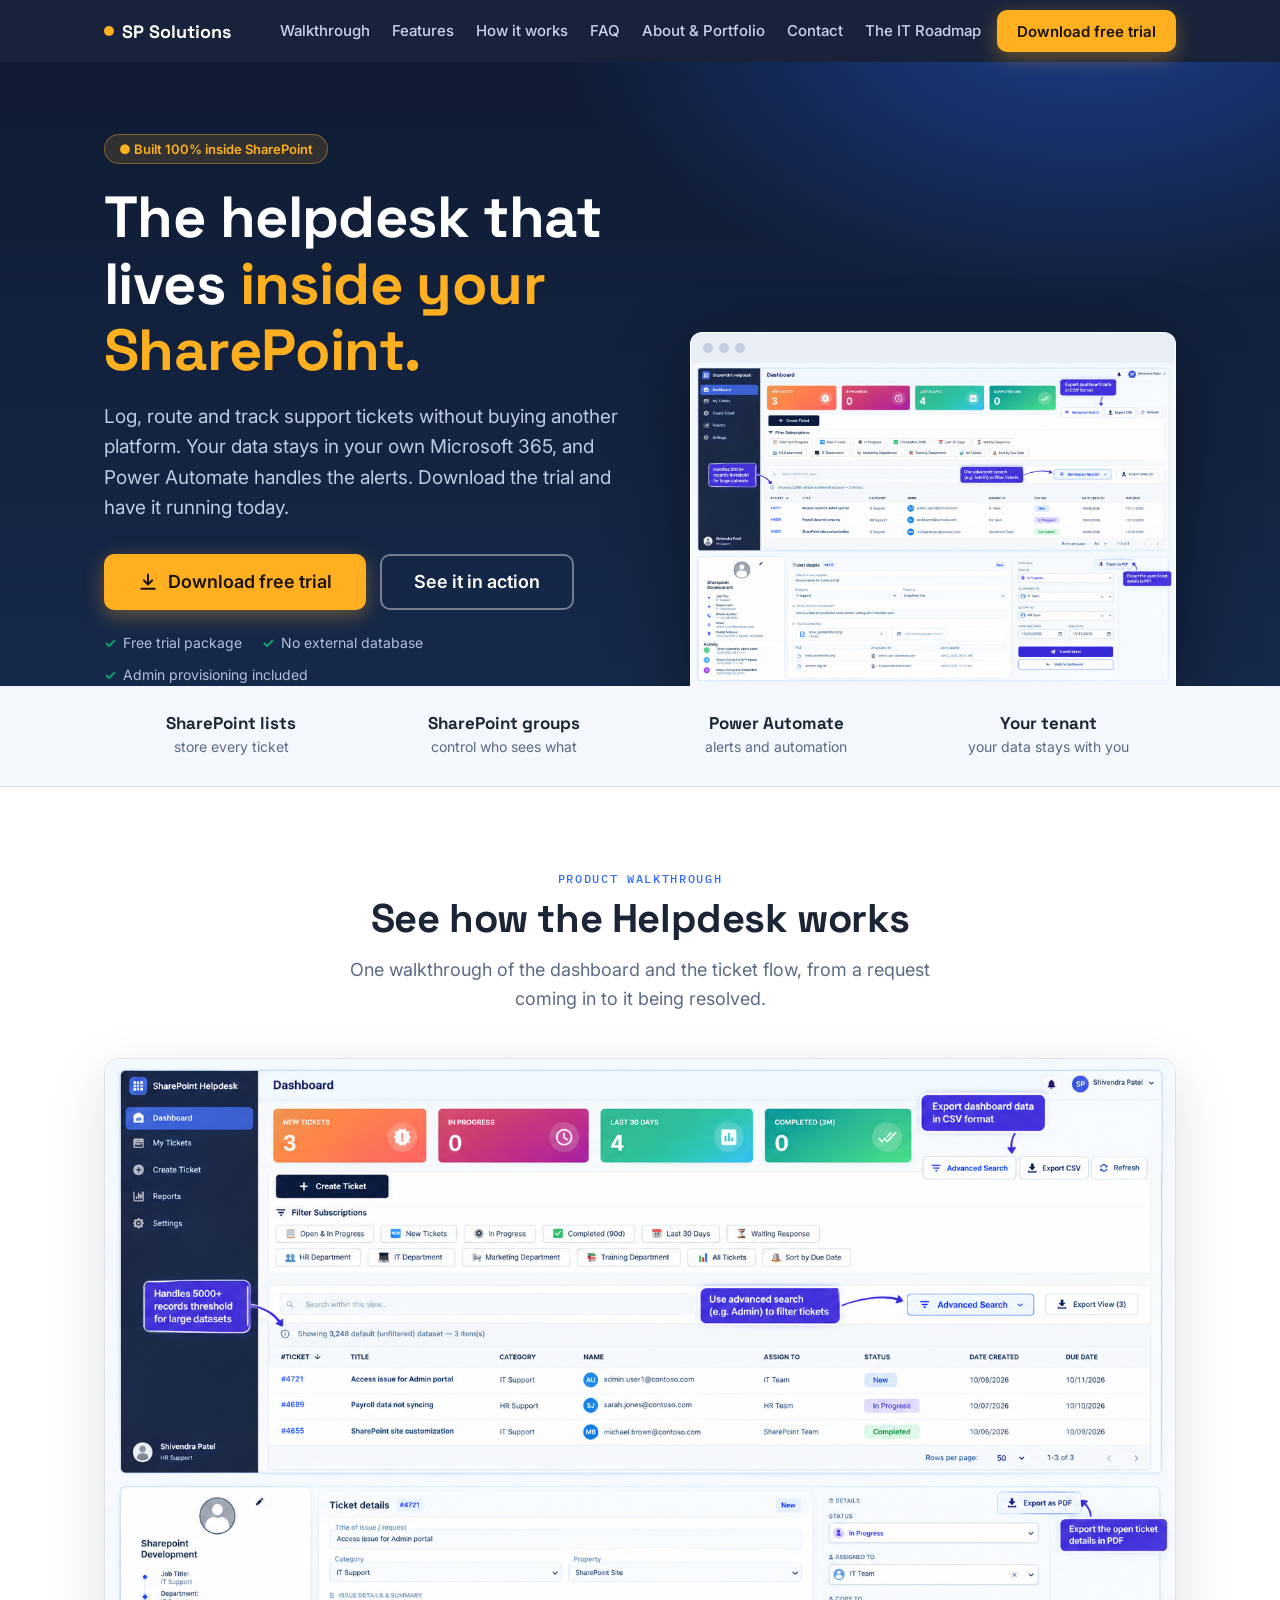
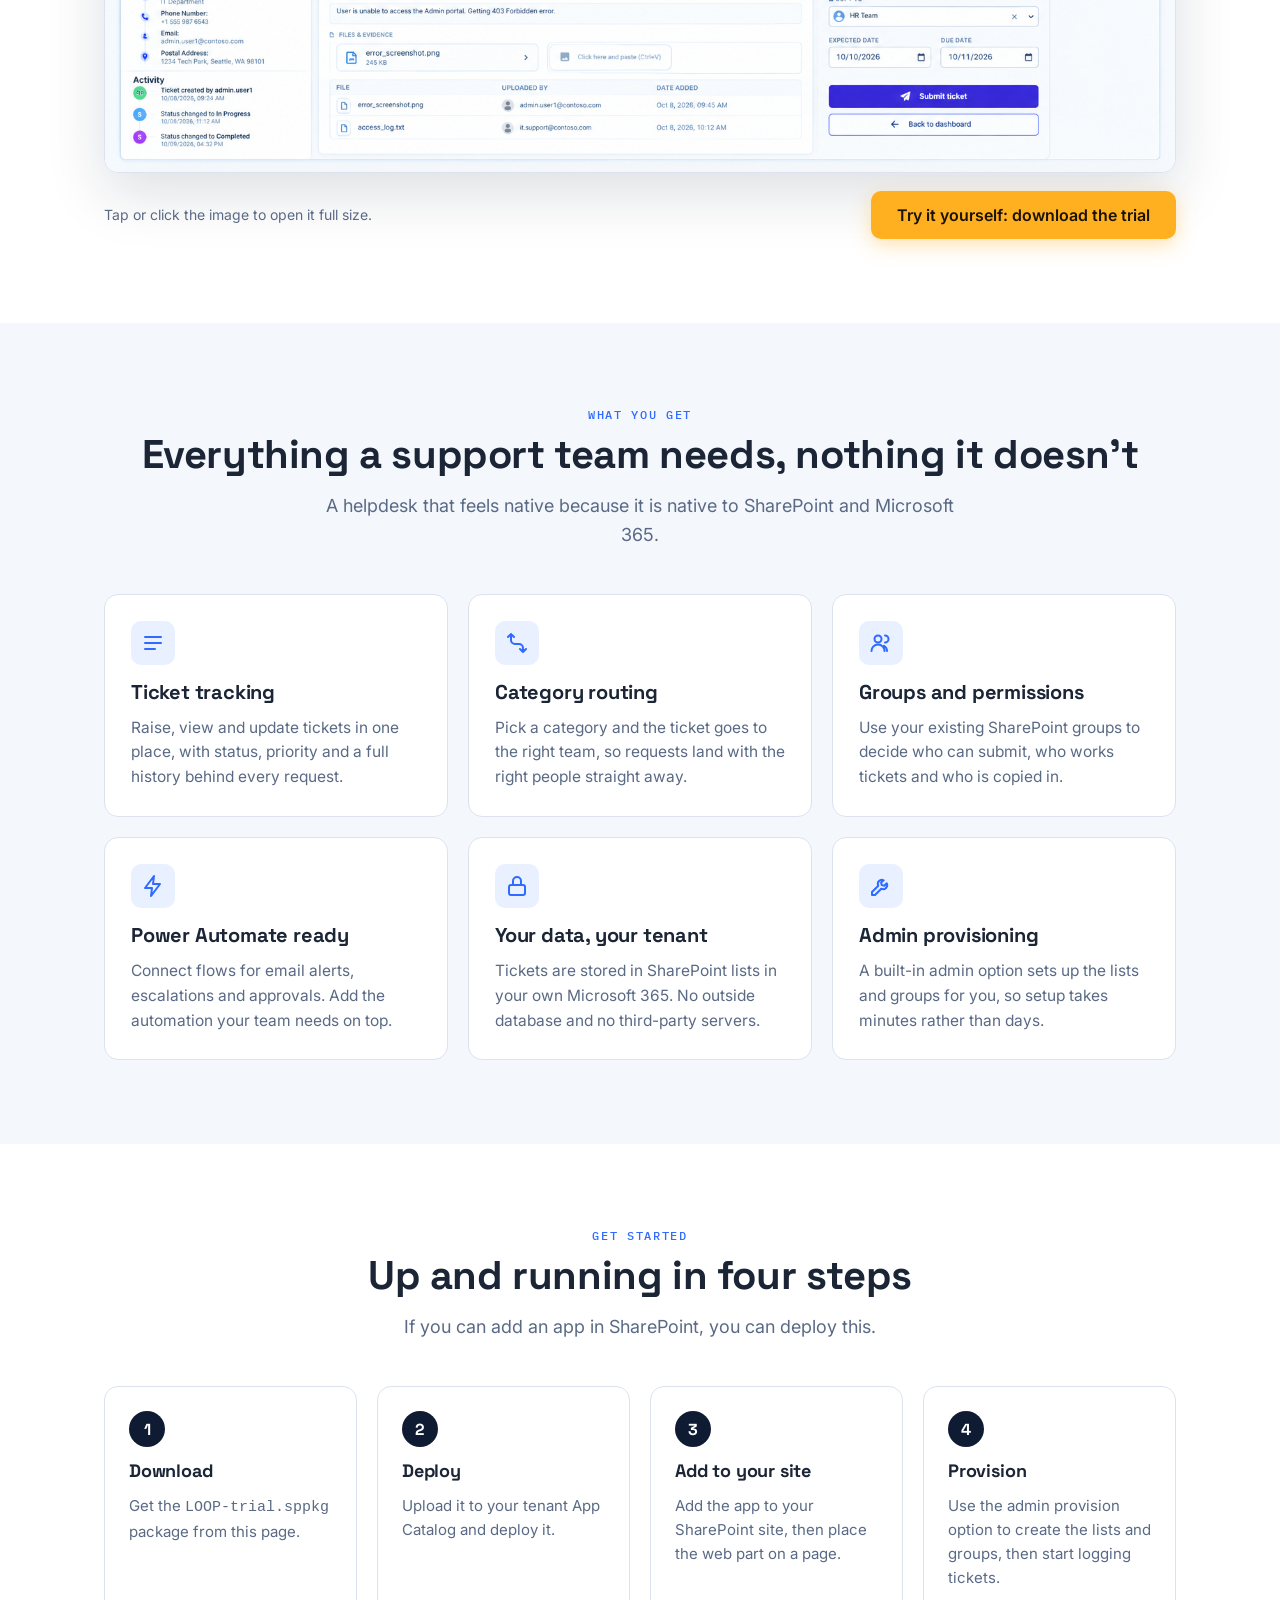
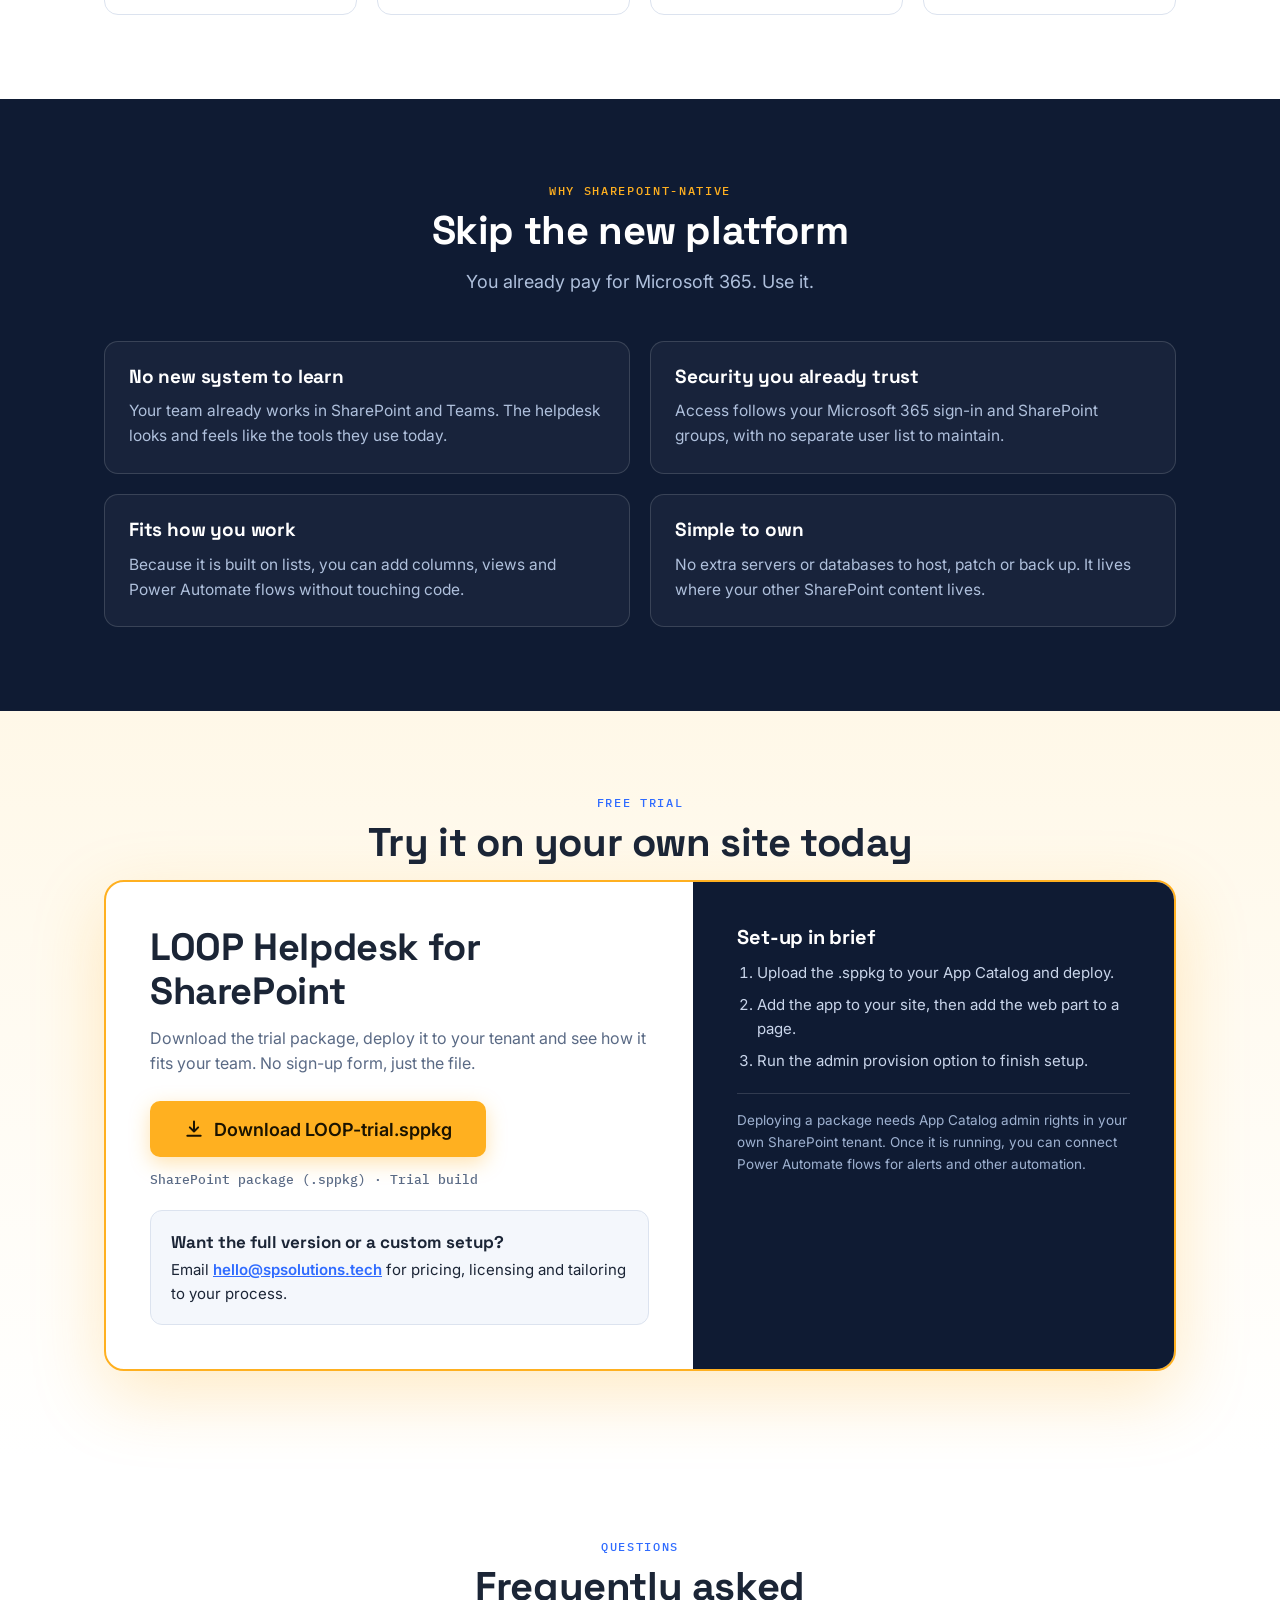
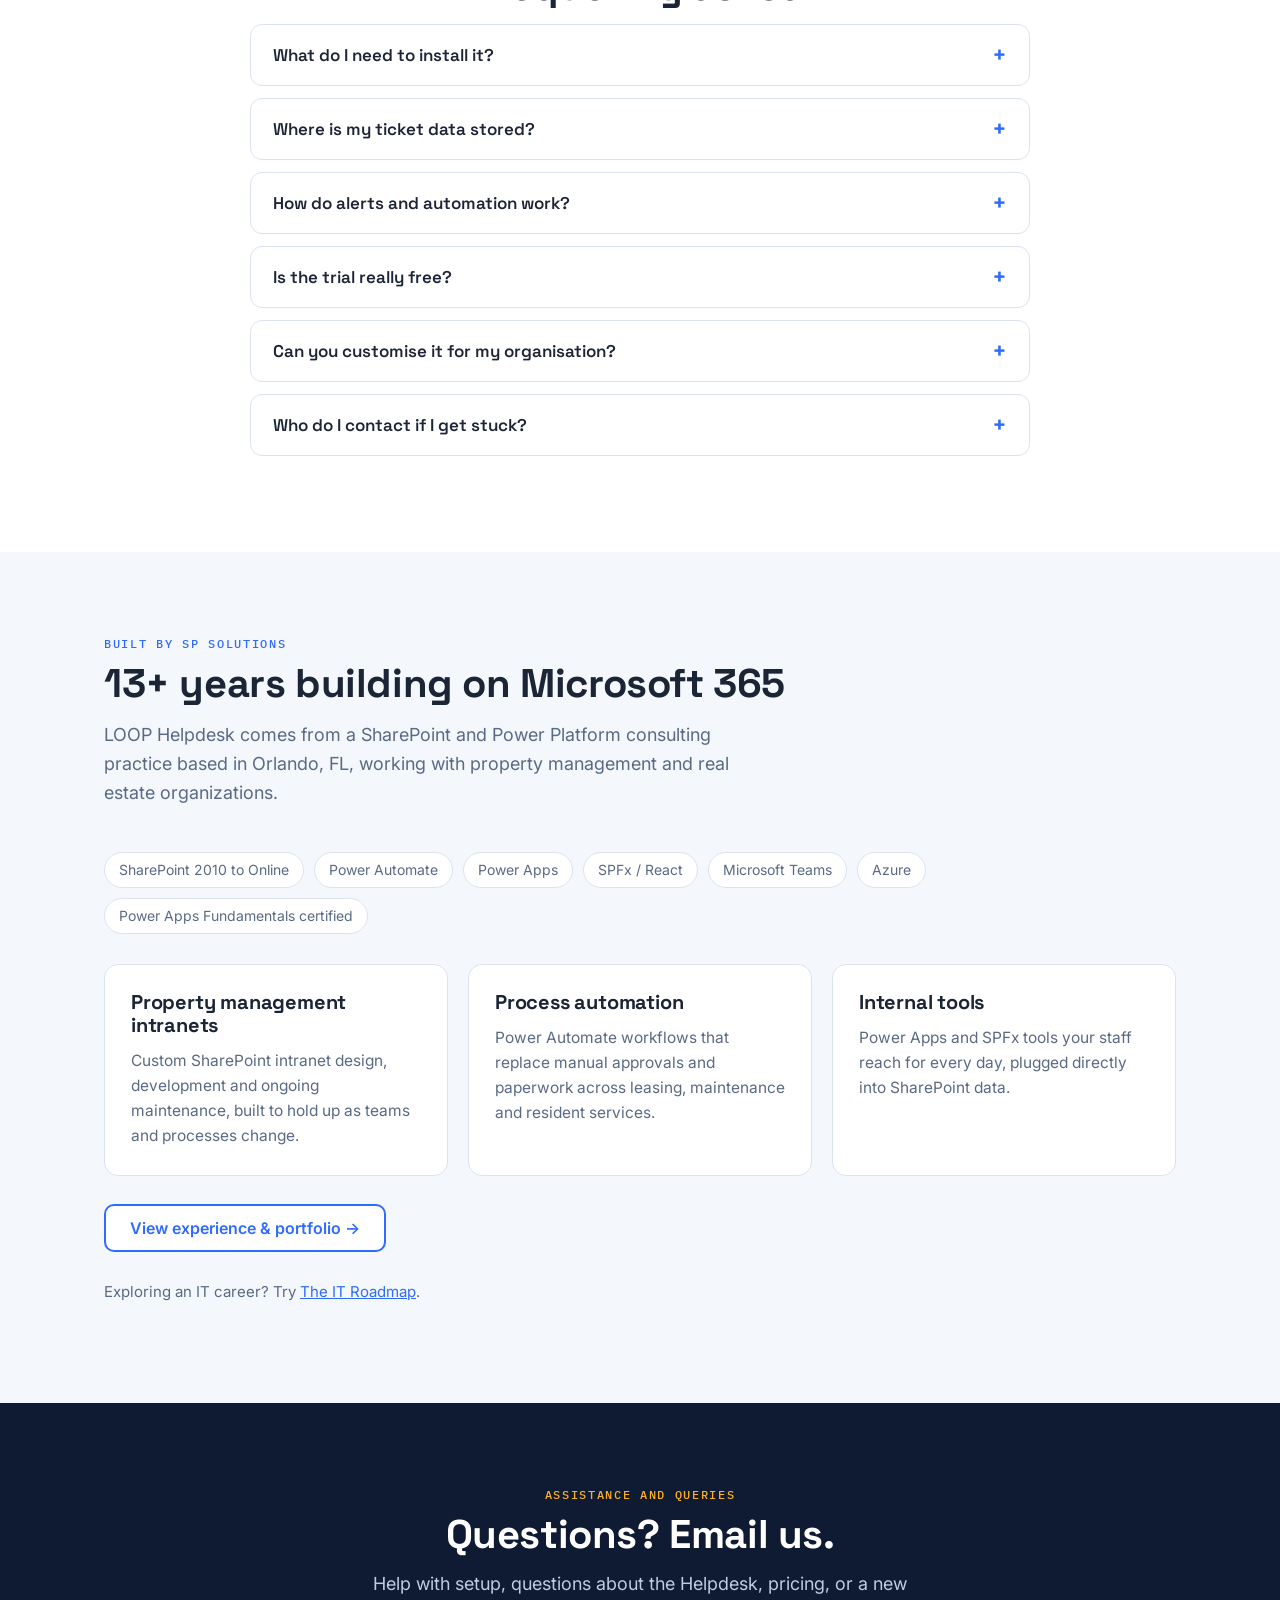
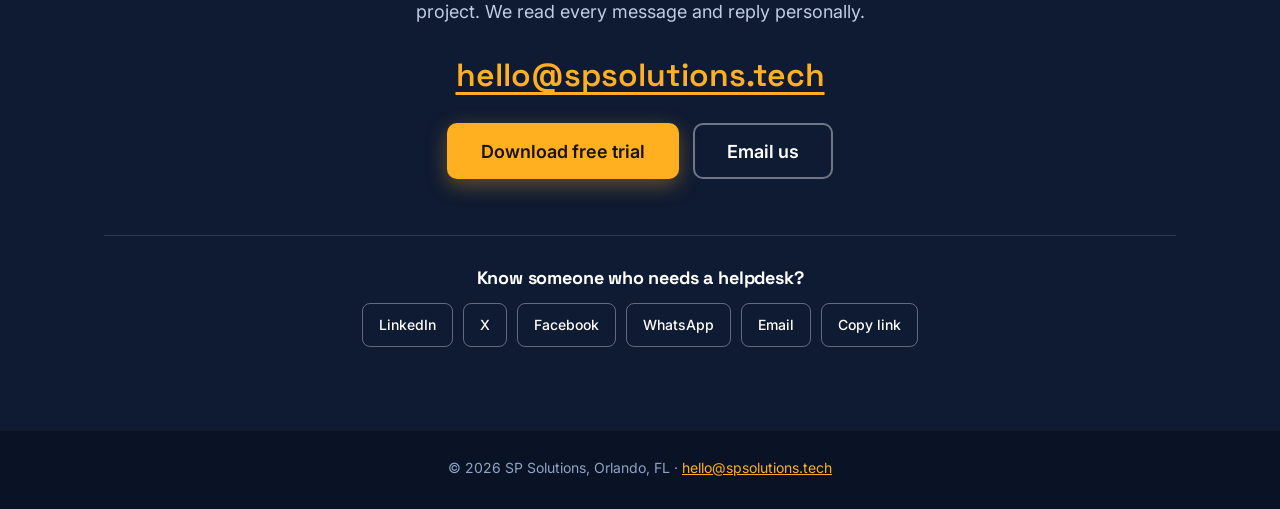
<file: index.html>
<!DOCTYPE html>
<html lang="en">
<head>
<meta charset="UTF-8">
<meta name="viewport" content="width=device-width, initial-scale=1.0">
<title>LOOP Helpdesk for SharePoint | Free Trial | SP Solutions</title>
<meta name="description" content="A complete helpdesk that runs entirely inside SharePoint. Tickets, routing and alerts with no external database. Download the free trial package.">
<link rel="canonical" href="https://spsolutions.tech/">
<meta property="og:type" content="website">
<meta property="og:site_name" content="SP Solutions">
<meta property="og:title" content="LOOP Helpdesk for SharePoint: download the free trial">
<meta property="og:description" content="Run your helpdesk inside SharePoint. Your data stays in your Microsoft 365, automate alerts with Power Automate. Free trial package.">
<meta property="og:url" content="https://spsolutions.tech/">
<meta property="og:image" content="https://spsolutions.tech/og-image.png">
<meta property="og:image:width" content="1200">
<meta property="og:image:height" content="630">
<meta property="og:image:alt" content="LOOP Helpdesk for SharePoint, free trial">
<meta name="twitter:card" content="summary_large_image">
<meta name="twitter:title" content="LOOP Helpdesk for SharePoint: download the free trial">
<meta name="twitter:description" content="Run your helpdesk inside SharePoint. Your data stays in your Microsoft 365. Free trial package.">
<meta name="twitter:image" content="https://spsolutions.tech/og-image.png">
<script async src="https://pagead2.googlesyndication.com/pagead/js/adsbygoogle.js?client=ca-pub-3904923338830593" crossorigin="anonymous"></script>
<link rel="preconnect" href="https://fonts.googleapis.com">
<link rel="preconnect" href="https://fonts.gstatic.com" crossorigin>
<link href="https://fonts.googleapis.com/css2?family=Space+Grotesk:wght@500;600;700&family=Inter:wght@400;500;600&family=IBM+Plex+Mono:wght@500&display=swap" rel="stylesheet">
<script data-goatcounter="https://spsolutions.goatcounter.com/count" async src="https://gc.zgo.at/count.js"></script>
<style>
  :root{
    --navy:#0F1B33; --navy-2:#16294A; --blue:#2F6BFF; --blue-d:#1F55D6;
    --amber:#FFB020; --amber-d:#F29A00; --green:#12A36B;
    --bg:#FFFFFF; --bg-2:#F4F7FC; --line:#DCE3EF; --text:#1B2536; --muted:#5A6A85;
    --r:14px;
  }
  *{box-sizing:border-box;}
  html{scroll-behavior:smooth; scroll-padding-top:76px;}
  body{margin:0; font-family:'Inter',system-ui,sans-serif; color:var(--text); background:var(--bg); line-height:1.6; -webkit-font-smoothing:antialiased;}
  h1,h2,h3{font-family:'Space Grotesk',sans-serif; line-height:1.15; margin:0 0 12px; letter-spacing:-.01em;}
  img{max-width:100%; display:block;}
  a{color:var(--blue);}
  .wrap{max-width:1120px; margin:0 auto; padding:0 24px;}
  section{padding:84px 0;}
  .eyebrow{font:500 12px 'IBM Plex Mono',monospace; letter-spacing:.14em; text-transform:uppercase; color:var(--blue); margin-bottom:10px;}
  .sec-title{font-size:clamp(28px,4vw,40px); margin-bottom:14px;}
  .sec-lede{color:var(--muted); font-size:18px; max-width:640px; margin:0 0 44px;}
  .center{text-align:center;} .center .sec-lede{margin-left:auto; margin-right:auto;}

  /* buttons */
  .btn{display:inline-flex; align-items:center; justify-content:center; gap:10px; min-height:48px; padding:12px 24px; border-radius:10px; font:600 16px 'Inter',sans-serif; text-decoration:none; cursor:pointer; border:2px solid transparent; transition:transform .15s, background .15s, box-shadow .15s;}
  .btn:hover{transform:translateY(-1px);}
  .btn-dl{background:var(--amber); color:#1B1300; box-shadow:0 6px 20px rgba(255,176,32,.35);}
  .btn-dl:hover{background:var(--amber-d);}
  .btn-ghost{border-color:rgba(255,255,255,.4); color:#fff;}
  .btn-ghost:hover{background:rgba(255,255,255,.1);}
  .btn-outline{border-color:var(--blue); color:var(--blue); background:#fff;}
  .btn-outline:hover{background:var(--blue); color:#fff;}
  .btn-lg{min-height:56px; padding:14px 32px; font-size:18px;}
  .btn svg{width:20px; height:20px; flex:none;}

  /* nav */
  .nav{position:sticky; top:0; z-index:50; background:rgba(15,27,51,.96); backdrop-filter:blur(8px);}
  .nav-inner{max-width:1120px; margin:0 auto; padding:10px 24px; display:flex; align-items:center; gap:16px;}
  .brand{font:700 18px 'Space Grotesk',sans-serif; color:#fff; text-decoration:none; display:flex; align-items:center; gap:8px; margin-right:auto;}
  .brand i{width:10px; height:10px; border-radius:50%; background:var(--amber); display:inline-block;}
  .nav-links{display:flex; gap:22px; align-items:center;}
  .nav-links a{color:#C9D5EA; text-decoration:none; font-size:15px; font-weight:500;}
  .nav-links a:hover{color:#fff;}
  .nav .btn{gap:0; min-height:42px; padding:8px 18px; font-size:15px;}
  .nav-toggle{display:none; width:44px; height:44px; background:transparent; border:1px solid rgba(255,255,255,.3); border-radius:8px; cursor:pointer; position:relative;}
  .nav-toggle .bars,.nav-toggle .bars::before,.nav-toggle .bars::after{position:absolute; left:11px; width:20px; height:2px; background:#fff; content:''; transition:.2s;}
  .nav-toggle .bars{top:20px;} .nav-toggle .bars::before{left:0; top:-6px;} .nav-toggle .bars::after{left:0; top:6px;}
  .nav.open .bars{background:transparent;} .nav.open .bars::before{top:0; transform:rotate(45deg);} .nav.open .bars::after{top:0; transform:rotate(-45deg);}
  @media (max-width:960px){
    .nav-toggle{display:block;}
    .nav-links{display:none; position:absolute; top:100%; left:0; right:0; flex-direction:column; align-items:stretch; gap:0; background:var(--navy); padding:8px 24px 16px; border-top:1px solid rgba(255,255,255,.12);}
    .nav.open .nav-links{display:flex;}
    .nav-links a{padding:15px 4px; font-size:17px; border-bottom:1px solid rgba(255,255,255,.08); min-height:48px;}
  }
  @media (max-width:480px){ .nav .btn .long{display:none;} }

  /* hero */
  .hero{background:radial-gradient(900px 500px at 85% -10%,rgba(47,107,255,.45),transparent 60%),linear-gradient(180deg,var(--navy),var(--navy-2)); color:#fff; padding:72px 0 0; overflow:hidden;}
  .hero-grid{display:grid; grid-template-columns:1.05fr .95fr; gap:48px; align-items:center;}
  .badge{display:inline-flex; gap:8px; align-items:center; background:rgba(255,176,32,.14); color:var(--amber); border:1px solid rgba(255,176,32,.4); border-radius:99px; padding:6px 14px; font:600 13px 'Inter',sans-serif; margin-bottom:20px;}
  .hero h1{font-size:clamp(34px,5.4vw,58px); margin-bottom:18px;}
  .hero h1 em{font-style:normal; color:var(--amber);}
  .hero p.lede{font-size:19px; color:#BFCCE3; max-width:540px; margin:0 0 30px;}
  .cta-row{display:flex; gap:14px; flex-wrap:wrap; margin-bottom:22px;}
  .chips{display:flex; gap:10px 20px; flex-wrap:wrap; color:#AFC0DC; font-size:14px; padding:0; margin:0; list-style:none;}
  .chips li::before{content:'\2713'; color:var(--green); font-weight:700; margin-right:7px;}
  .shot{background:#fff; border-radius:12px 12px 0 0; box-shadow:0 30px 80px rgba(0,0,0,.45); overflow:hidden; border:1px solid rgba(255,255,255,.2); align-self:end; margin-bottom:-1px;}
  .shot .bar{height:30px; background:#E9EEF7; display:flex; align-items:center; gap:6px; padding:0 12px;}
  .shot .bar i{width:10px; height:10px; border-radius:50%; background:#C3CDE0;}
  .shot img{width:100%; height:auto;}
  @media (max-width:900px){ .hero{padding-top:52px;} .hero-grid{grid-template-columns:1fr; gap:36px;} }

  /* proof strip */
  .strip{background:var(--bg-2); border-bottom:1px solid var(--line); padding:26px 0;}
  .strip .wrap{display:grid; grid-template-columns:repeat(4,1fr); gap:18px; text-align:center;}
  .strip b{display:block; font:700 17px 'Space Grotesk',sans-serif;}
  .strip span{color:var(--muted); font-size:14px;}
  @media (max-width:760px){ .strip .wrap{grid-template-columns:1fr 1fr;} }

  /* walkthrough */
  .walk{background:var(--bg);}
  .walk-frame{display:block; border:1px solid var(--line); border-radius:var(--r); overflow:hidden; box-shadow:0 20px 60px rgba(15,27,51,.14); background:#fff;}
  .walk-frame img{width:100%; height:auto;}
  .walk-cap{display:flex; justify-content:space-between; gap:16px; flex-wrap:wrap; align-items:center; margin-top:18px; color:var(--muted); font-size:14px;}

  /* features */
  .features{background:var(--bg-2);}
  .grid3{display:grid; grid-template-columns:repeat(3,1fr); gap:20px;}
  .card{background:#fff; border:1px solid var(--line); border-radius:var(--r); padding:26px;}
  .card .ic{width:44px; height:44px; border-radius:10px; background:rgba(47,107,255,.1); color:var(--blue); display:grid; place-items:center; margin-bottom:16px;}
  .card .ic svg{width:24px; height:24px;}
  .card h3{font-size:20px;}
  .card p{margin:0; color:var(--muted); font-size:15.5px;}
  @media (max-width:900px){ .grid3{grid-template-columns:1fr 1fr;} }
  @media (max-width:600px){ .grid3{grid-template-columns:1fr;} section{padding:60px 0;} }

  /* steps */
  .steps{display:grid; grid-template-columns:repeat(4,1fr); gap:20px; counter-reset:s; padding:0; list-style:none; margin:0;}
  .steps li{counter-increment:s; position:relative; padding:24px; border:1px solid var(--line); border-radius:var(--r); background:#fff;}
  .steps li::before{content:counter(s); display:grid; place-items:center; width:36px; height:36px; border-radius:50%; background:var(--navy); color:#fff; font:700 16px 'Space Grotesk',sans-serif; margin-bottom:14px;}
  .steps h3{font-size:18px;} .steps p{margin:0; color:var(--muted); font-size:15px;}
  @media (max-width:900px){ .steps{grid-template-columns:1fr 1fr;} }
  @media (max-width:560px){ .steps{grid-template-columns:1fr;} }

  /* why */
  .why{background:var(--navy); color:#fff;}
  .why .eyebrow{color:var(--amber);} .why .sec-lede{color:#AFC0DC;}
  .why-grid{display:grid; grid-template-columns:1fr 1fr; gap:20px;}
  .why-item{border:1px solid rgba(255,255,255,.14); border-radius:var(--r); padding:24px; background:rgba(255,255,255,.04);}
  .why-item h3{font-size:19px; color:#fff;} .why-item p{margin:0; color:#AFC0DC; font-size:15.5px;}
  @media (max-width:700px){ .why-grid{grid-template-columns:1fr;} }

  /* download */
  .dl{background:linear-gradient(180deg,#FFF8E8,#fff);}
  .dl-card{display:grid; grid-template-columns:1.1fr .9fr; border-radius:20px; overflow:hidden; border:2px solid var(--amber); box-shadow:0 24px 70px rgba(255,176,32,.25); background:#fff;}
  .dl-main{padding:44px;}
  .dl-main h2{font-size:clamp(28px,3.6vw,38px);}
  .dl-main p{color:var(--muted); margin:0 0 24px;}
  .file{margin-top:14px; font:500 13px 'IBM Plex Mono',monospace; color:var(--muted); overflow-wrap:anywhere;}
  .dl-side{background:var(--navy); color:#fff; padding:44px;}
  .dl-side h3{font-size:20px; color:#fff;}
  .dl-side ol{margin:0 0 20px; padding-left:20px; color:#C9D5EA; font-size:15px;} .dl-side li{margin-bottom:8px;}
  .dl-side .note{font-size:13.5px; color:#9FB2D1; border-top:1px solid rgba(255,255,255,.14); padding-top:16px;}
  .full{margin-top:22px; padding:18px 20px; border-radius:12px; background:var(--bg-2); border:1px solid var(--line); font-size:15px;}
  .full b{display:block; font-family:'Space Grotesk',sans-serif; font-size:17px; margin-bottom:2px;}
  .full a{font-weight:600;}
  @media (max-width:860px){ .dl-card{grid-template-columns:1fr;} .dl-main,.dl-side{padding:30px 24px;} }

  /* faq */
  details{border:1px solid var(--line); border-radius:12px; background:#fff; margin-bottom:12px;}
  summary{cursor:pointer; padding:18px 22px; font:600 17px 'Space Grotesk',sans-serif; list-style:none; display:flex; justify-content:space-between; gap:16px; min-height:56px; align-items:center;}
  summary::-webkit-details-marker{display:none;}
  summary::after{content:'+'; font-size:24px; color:var(--blue); line-height:1;}
  details[open] summary::after{content:'\2212';}
  details p{margin:0; padding:0 22px 20px; color:var(--muted);}
  .faq{max-width:780px; margin:0 auto;}

  /* services */
  .services{background:var(--bg-2);}
  .about-line{display:flex; flex-wrap:wrap; gap:10px; margin:0 0 30px; padding:0; list-style:none;}
  .about-line li{background:#fff; border:1px solid var(--line); border-radius:99px; padding:6px 14px; font-size:14px; color:var(--muted);}
  .roadmap{margin-top:28px; font-size:15px; color:var(--muted);}

  /* contact */
  .contact{background:var(--navy); color:#fff; text-align:center;}
  .contact h2{font-size:clamp(28px,4vw,40px);}
  .contact p{color:#BFCCE3; max-width:560px; margin:0 auto 28px; font-size:18px;}
  .mail-big{display:inline-block; font:600 clamp(20px,4.6vw,32px) 'Space Grotesk',sans-serif; color:var(--amber); text-decoration:underline; text-underline-offset:6px; overflow-wrap:anywhere; margin-bottom:28px;}
  .share{margin-top:56px; padding-top:32px; border-top:1px solid rgba(255,255,255,.14);}
  .share h3{font-size:18px; color:#fff;}
  .share-btns{display:flex; gap:10px; flex-wrap:wrap; justify-content:center; margin-top:14px;}
  .share-btns a,.share-btns button{font:500 14px 'Inter',sans-serif; color:#fff; background:transparent; border:1px solid rgba(255,255,255,.35); padding:10px 16px; min-height:44px; border-radius:8px; text-decoration:none; cursor:pointer; display:inline-flex; align-items:center;}
  .share-btns a:hover,.share-btns button:hover{border-color:var(--amber); color:var(--amber);}
  .share-btns .share-main{background:var(--amber); border-color:var(--amber); color:#1B1300; font-weight:600;}
  #shareNative{display:none;}

  footer{background:#0A1326; color:#8FA3C4; text-align:center; padding:26px 24px 30px; font-size:14px;}
  footer a{color:var(--amber);}

  /* mobile sticky download bar */
  .sticky-dl{display:none;}
  @media (max-width:760px){
    .sticky-dl{display:flex; position:fixed; left:0; right:0; bottom:0; z-index:60; gap:10px; padding:10px 14px calc(10px + env(safe-area-inset-bottom)); background:rgba(15,27,51,.97); border-top:1px solid rgba(255,255,255,.15);}
    .sticky-dl .btn{flex:1; min-height:48px;}
    body{padding-bottom:70px;}
  }
  @media (prefers-reduced-motion:reduce){ *{transition:none!important; scroll-behavior:auto!important;} }
</style>
</head>
<body>

<header class="nav" id="siteNav">
  <div class="nav-inner">
    <a class="brand" href="#top"><i></i>SP Solutions</a>
    <nav class="nav-links" id="navLinks" aria-label="Main">
      <a href="#walkthrough">Walkthrough</a>
      <a href="#features">Features</a>
      <a href="#how">How it works</a>
      <a href="#faq">FAQ</a>
      <a href="about.html">About &amp; Portfolio</a>
      <a href="#contact">Contact</a>
      <a href="/index-3.html">The IT Roadmap</a>
    </nav>
    <a class="btn btn-dl" href="LOOP-trial.sppkg" download data-gc="download-helpdesk-sppkg"><span>Download</span><span class="long">&nbsp;free trial</span></a>
    <button class="nav-toggle" id="navToggle" type="button" aria-expanded="false" aria-controls="navLinks" aria-label="Open menu"><span class="bars" aria-hidden="true"></span></button>
  </div>
</header>

<main id="top">
<section class="hero">
  <div class="wrap hero-grid">
    <div>
      <span class="badge">&#9679; Built 100% inside SharePoint</span>
      <h1>The helpdesk that lives <em>inside your SharePoint.</em></h1>
      <p class="lede">Log, route and track support tickets without buying another platform. Your data stays in your own Microsoft 365, and Power Automate handles the alerts. Download the trial and have it running today.</p>
      <div class="cta-row">
        <a class="btn btn-dl btn-lg" href="LOOP-trial.sppkg" download data-gc="download-helpdesk-sppkg">
          <svg viewBox="0 0 24 24" fill="none" stroke="currentColor" stroke-width="2.4" stroke-linecap="round" stroke-linejoin="round"><path d="M12 3v12m0 0l-5-5m5 5l5-5M4 20h16"/></svg>
          Download free trial
        </a>
        <a class="btn btn-ghost btn-lg" href="#walkthrough">See it in action</a>
      </div>
      <ul class="chips">
        <li>Free trial package</li>
        <li>No external database</li>
        <li>Admin provisioning included</li>
      </ul>
    </div>
    <div class="shot" aria-hidden="false">
      <div class="bar"><i></i><i></i><i></i></div>
      <img src="SharePoint%20Helpdesk%20Dashboard%20Walkthrough.png" alt="SharePoint Helpdesk dashboard walkthrough" width="1200" height="800" fetchpriority="high">
    </div>
  </div>
</section>

<div class="strip">
  <div class="wrap">
    <div><b>SharePoint lists</b><span>store every ticket</span></div>
    <div><b>SharePoint groups</b><span>control who sees what</span></div>
    <div><b>Power Automate</b><span>alerts and automation</span></div>
    <div><b>Your tenant</b><span>your data stays with you</span></div>
  </div>
</div>

<section id="walkthrough" class="walk">
  <div class="wrap">
    <div class="center">
      <div class="eyebrow">Product walkthrough</div>
      <h2 class="sec-title">See how the Helpdesk works</h2>
      <p class="sec-lede">One walkthrough of the dashboard and the ticket flow, from a request coming in to it being resolved.</p>
    </div>
    <a class="walk-frame" href="SharePoint%20Helpdesk%20Dashboard%20Walkthrough.png" target="_blank" rel="noopener" aria-label="Open the walkthrough image full size">
      <img src="SharePoint%20Helpdesk%20Dashboard%20Walkthrough.png" alt="SharePoint Helpdesk dashboard walkthrough" loading="lazy" width="1200" height="800">
    </a>
    <div class="walk-cap">
      <span>Tap or click the image to open it full size.</span>
      <a class="btn btn-dl" href="LOOP-trial.sppkg" download data-gc="download-helpdesk-sppkg">Try it yourself: download the trial</a>
    </div>
  </div>
</section>

<section id="features" class="features">
  <div class="wrap">
    <div class="center">
      <div class="eyebrow">What you get</div>
      <h2 class="sec-title">Everything a support team needs, nothing it doesn't</h2>
      <p class="sec-lede">A helpdesk that feels native because it is native to SharePoint and Microsoft 365.</p>
    </div>
    <div class="grid3">
      <div class="card"><div class="ic"><svg viewBox="0 0 24 24" fill="none" stroke="currentColor" stroke-width="2" stroke-linecap="round" stroke-linejoin="round"><path d="M4 6h16M4 12h16M4 18h10"/></svg></div><h3>Ticket tracking</h3><p>Raise, view and update tickets in one place, with status, priority and a full history behind every request.</p></div>
      <div class="card"><div class="ic"><svg viewBox="0 0 24 24" fill="none" stroke="currentColor" stroke-width="2" stroke-linecap="round" stroke-linejoin="round"><path d="M6 3v6a4 4 0 004 4h4a4 4 0 014 4v4M6 3L3 6m3-3l3 3m9 15l-3-3m3 3l3-3"/></svg></div><h3>Category routing</h3><p>Pick a category and the ticket goes to the right team, so requests land with the right people straight away.</p></div>
      <div class="card"><div class="ic"><svg viewBox="0 0 24 24" fill="none" stroke="currentColor" stroke-width="2" stroke-linecap="round" stroke-linejoin="round"><circle cx="9" cy="8" r="3.5"/><path d="M2.5 20a6.5 6.5 0 0113 0M16 4.5a3.5 3.5 0 010 7M18 20a6 6 0 00-3-5.2"/></svg></div><h3>Groups and permissions</h3><p>Use your existing SharePoint groups to decide who can submit, who works tickets and who is copied in.</p></div>
      <div class="card"><div class="ic"><svg viewBox="0 0 24 24" fill="none" stroke="currentColor" stroke-width="2" stroke-linecap="round" stroke-linejoin="round"><path d="M13 2L4 14h7l-1 8 9-12h-7l1-8z"/></svg></div><h3>Power Automate ready</h3><p>Connect flows for email alerts, escalations and approvals. Add the automation your team needs on top.</p></div>
      <div class="card"><div class="ic"><svg viewBox="0 0 24 24" fill="none" stroke="currentColor" stroke-width="2" stroke-linecap="round" stroke-linejoin="round"><rect x="4" y="11" width="16" height="10" rx="2"/><path d="M8 11V7a4 4 0 018 0v4"/></svg></div><h3>Your data, your tenant</h3><p>Tickets are stored in SharePoint lists in your own Microsoft 365. No outside database and no third-party servers.</p></div>
      <div class="card"><div class="ic"><svg viewBox="0 0 24 24" fill="none" stroke="currentColor" stroke-width="2" stroke-linecap="round" stroke-linejoin="round"><path d="M14.7 6.3a4 4 0 00-5.4 5.4L3 18v3h3l6.3-6.3a4 4 0 005.4-5.4l-2.4 2.4-2.6-.6-.6-2.6 2.6-2.2z"/></svg></div><h3>Admin provisioning</h3><p>A built-in admin option sets up the lists and groups for you, so setup takes minutes rather than days.</p></div>
    </div>
  </div>
</section>

<section id="how">
  <div class="wrap">
    <div class="center">
      <div class="eyebrow">Get started</div>
      <h2 class="sec-title">Up and running in four steps</h2>
      <p class="sec-lede">If you can add an app in SharePoint, you can deploy this.</p>
    </div>
    <ol class="steps">
      <li><h3>Download</h3><p>Get the <code>LOOP-trial.sppkg</code> package from this page.</p></li>
      <li><h3>Deploy</h3><p>Upload it to your tenant App Catalog and deploy it.</p></li>
      <li><h3>Add to your site</h3><p>Add the app to your SharePoint site, then place the web part on a page.</p></li>
      <li><h3>Provision</h3><p>Use the admin provision option to create the lists and groups, then start logging tickets.</p></li>
    </ol>
  </div>
</section>

<section class="why">
  <div class="wrap">
    <div class="center">
      <div class="eyebrow">Why SharePoint-native</div>
      <h2 class="sec-title">Skip the new platform</h2>
      <p class="sec-lede">You already pay for Microsoft 365. Use it.</p>
    </div>
    <div class="why-grid">
      <div class="why-item"><h3>No new system to learn</h3><p>Your team already works in SharePoint and Teams. The helpdesk looks and feels like the tools they use today.</p></div>
      <div class="why-item"><h3>Security you already trust</h3><p>Access follows your Microsoft 365 sign-in and SharePoint groups, with no separate user list to maintain.</p></div>
      <div class="why-item"><h3>Fits how you work</h3><p>Because it is built on lists, you can add columns, views and Power Automate flows without touching code.</p></div>
      <div class="why-item"><h3>Simple to own</h3><p>No extra servers or databases to host, patch or back up. It lives where your other SharePoint content lives.</p></div>
    </div>
  </div>
</section>

<section id="download" class="dl">
  <div class="wrap">
    <div class="center">
      <div class="eyebrow">Free trial</div>
      <h2 class="sec-title">Try it on your own site today</h2>
    </div>
    <div class="dl-card">
      <div class="dl-main">
        <h2>LOOP Helpdesk for SharePoint</h2>
        <p>Download the trial package, deploy it to your tenant and see how it fits your team. No sign-up form, just the file.</p>
        <a class="btn btn-dl btn-lg" href="LOOP-trial.sppkg" download data-gc="download-helpdesk-sppkg">
          <svg viewBox="0 0 24 24" fill="none" stroke="currentColor" stroke-width="2.4" stroke-linecap="round" stroke-linejoin="round"><path d="M12 3v12m0 0l-5-5m5 5l5-5M4 20h16"/></svg>
          Download LOOP-trial.sppkg
        </a>
        <div class="file">SharePoint package (.sppkg) &middot; Trial build</div>
        <div class="full">
          <b>Want the full version or a custom setup?</b>
          Email <a href="mailto:hello@spsolutions.tech?subject=LOOP%20Helpdesk%20full%20version%20enquiry" data-gc="enquire-full-version">hello@spsolutions.tech</a> for pricing, licensing and tailoring to your process.
        </div>
      </div>
      <div class="dl-side">
        <h3>Set-up in brief</h3>
        <ol>
          <li>Upload the .sppkg to your App Catalog and deploy.</li>
          <li>Add the app to your site, then add the web part to a page.</li>
          <li>Run the admin provision option to finish setup.</li>
        </ol>
        <p class="note">Deploying a package needs App Catalog admin rights in your own SharePoint tenant. Once it is running, you can connect Power Automate flows for alerts and other automation.</p>
      </div>
    </div>
  </div>
</section>

<section id="faq">
  <div class="wrap">
    <div class="center">
      <div class="eyebrow">Questions</div>
      <h2 class="sec-title">Frequently asked</h2>
    </div>
    <div class="faq">
      <details><summary>What do I need to install it?</summary><p>A Microsoft 365 tenant with SharePoint Online, and someone with App Catalog admin rights to deploy the package.</p></details>
      <details><summary>Where is my ticket data stored?</summary><p>In SharePoint lists in your own tenant. Nothing is sent to an outside database or to us.</p></details>
      <details><summary>How do alerts and automation work?</summary><p>The helpdesk is designed to work with Power Automate. You can build flows for new-ticket emails, escalations, reminders and approvals using the list data.</p></details>
      <details><summary>Is the trial really free?</summary><p>Yes. Download the trial package, deploy it and evaluate it. If you want the full version or changes for your process, email us.</p></details>
      <details><summary>Can you customise it for my organisation?</summary><p>Yes. We offer set-up help and tailoring, such as categories, routing, views and automation. Email <a href="mailto:hello@spsolutions.tech" data-gc="email-contact">hello@spsolutions.tech</a> with your needs.</p></details>
      <details><summary>Who do I contact if I get stuck?</summary><p>Email <a href="mailto:hello@spsolutions.tech?subject=LOOP%20Helpdesk%20support" data-gc="email-contact">hello@spsolutions.tech</a> and we'll reply personally.</p></details>
    </div>
  </div>
</section>

<section id="services" class="services">
  <div class="wrap">
    <div class="eyebrow">Built by SP Solutions</div>
    <h2 class="sec-title">13+ years building on Microsoft 365</h2>
    <p class="sec-lede">LOOP Helpdesk comes from a SharePoint and Power Platform consulting practice based in Orlando, FL, working with property management and real estate organizations.</p>
    <ul class="about-line">
      <li>SharePoint 2010 to Online</li><li>Power Automate</li><li>Power Apps</li><li>SPFx / React</li><li>Microsoft Teams</li><li>Azure</li><li>Power Apps Fundamentals certified</li>
    </ul>
    <div class="grid3">
      <div class="card"><h3>Property management intranets</h3><p>Custom SharePoint intranet design, development and ongoing maintenance, built to hold up as teams and processes change.</p></div>
      <div class="card"><h3>Process automation</h3><p>Power Automate workflows that replace manual approvals and paperwork across leasing, maintenance and resident services.</p></div>
      <div class="card"><h3>Internal tools</h3><p>Power Apps and SPFx tools your staff reach for every day, plugged directly into SharePoint data.</p></div>
    </div>
    <p style="margin:28px 0 0"><a class="btn btn-outline" href="about.html" data-gc="view-portfolio">View experience &amp; portfolio &rarr;</a></p>
    <p class="roadmap">Exploring an IT career? Try <a href="/index-3.html">The IT Roadmap</a>.</p>
  </div>
</section>

<section id="contact" class="contact">
  <div class="wrap">
    <div class="eyebrow" style="color:var(--amber)">Assistance and queries</div>
    <h2>Questions? Email us.</h2>
    <p>Help with setup, questions about the Helpdesk, pricing, or a new project. We read every message and reply personally.</p>
    <a class="mail-big" href="mailto:hello@spsolutions.tech" data-gc="email-contact">hello@spsolutions.tech</a>
    <div class="cta-row" style="justify-content:center">
      <a class="btn btn-dl btn-lg" href="LOOP-trial.sppkg" download data-gc="download-helpdesk-sppkg">Download free trial</a>
      <a class="btn btn-ghost btn-lg" href="mailto:hello@spsolutions.tech?subject=LOOP%20Helpdesk%20enquiry" data-gc="email-contact">Email us</a>
    </div>
    <div class="share" id="share">
      <h3>Know someone who needs a helpdesk?</h3>
      <div class="share-btns" id="shareBtns">
        <button type="button" id="shareNative" class="share-main">Share&hellip;</button>
        <a id="shLi" target="_blank" rel="noopener">LinkedIn</a>
        <a id="shX" target="_blank" rel="noopener">X</a>
        <a id="shFb" target="_blank" rel="noopener">Facebook</a>
        <a id="shWa" target="_blank" rel="noopener">WhatsApp</a>
        <a id="shMail">Email</a>
        <button type="button" id="shCopy">Copy link</button>
      </div>
    </div>
  </div>
</section>
</main>

<footer>
  &copy; <span id="year"></span> SP Solutions, Orlando, FL &middot; <a href="mailto:hello@spsolutions.tech">hello@spsolutions.tech</a>
</footer>

<div class="sticky-dl">
  <a class="btn btn-dl" href="LOOP-trial.sppkg" download data-gc="download-helpdesk-sppkg">Download free trial</a>
  <a class="btn btn-ghost" href="mailto:hello@spsolutions.tech" data-gc="email-contact" style="flex:0 0 auto">Email</a>
</div>

<script>
  document.getElementById('year').textContent = new Date().getFullYear();

  (function () {
    var nav = document.getElementById('siteNav'), btn = document.getElementById('navToggle'), links = document.getElementById('navLinks');
    function setOpen(o){ nav.classList.toggle('open', o); btn.setAttribute('aria-expanded', String(o)); btn.setAttribute('aria-label', o ? 'Close menu' : 'Open menu'); }
    btn.addEventListener('click', function(){ setOpen(!nav.classList.contains('open')); });
    links.addEventListener('click', function(e){ if (e.target.closest('a')) setOpen(false); });
    document.addEventListener('click', function(e){ if (!nav.contains(e.target)) setOpen(false); });
    document.addEventListener('keydown', function(e){ if (e.key === 'Escape' && nav.classList.contains('open')) { setOpen(false); btn.focus(); } });
    window.addEventListener('resize', function(){ if (window.innerWidth > 960) setOpen(false); });
  })();

  // Share
  (function () {
    var url = 'https://spsolutions.tech/', title = 'LOOP Helpdesk for SharePoint: free trial',
        text = 'A helpdesk that runs inside SharePoint. Your data stays in your Microsoft 365. Free trial package.', e = encodeURIComponent;
    document.getElementById('shLi').href = 'https://www.linkedin.com/sharing/share-offsite/?url=' + e(url);
    document.getElementById('shX').href = 'https://twitter.com/intent/tweet?text=' + e(text) + '&url=' + e(url);
    document.getElementById('shFb').href = 'https://www.facebook.com/sharer/sharer.php?u=' + e(url);
    document.getElementById('shWa').href = 'https://wa.me/?text=' + e(text + ' ' + url);
    document.getElementById('shMail').href = 'mailto:?subject=' + e(title) + '&body=' + e(text + '\n\n' + url);
    var nb = document.getElementById('shareNative');
    if (navigator.share) { nb.style.display = 'inline-flex'; nb.addEventListener('click', function(){ navigator.share({ title: title, text: text, url: url }).catch(function(){}); }); }
    var cb = document.getElementById('shCopy');
    cb.addEventListener('click', function(){
      function done(){ cb.textContent = 'Copied!'; setTimeout(function(){ cb.textContent = 'Copy link'; }, 2000); }
      if (navigator.clipboard) navigator.clipboard.writeText(url).then(done, function(){ window.prompt('Copy this link:', url); });
      else window.prompt('Copy this link:', url);
    });
  })();

  // GoatCounter events: downloads, emails, shares
  document.addEventListener('click', function (e) {
    var a = e.target.closest('a,button'); if (!a || !window.goatcounter || !goatcounter.count) return;
    var name = a.getAttribute('data-gc') || (a.closest('#shareBtns') ? 'share-' + a.id : null);
    if (name) goatcounter.count({ path: name, title: name, event: true });
  });
</script>
</body>
</html>
</file>
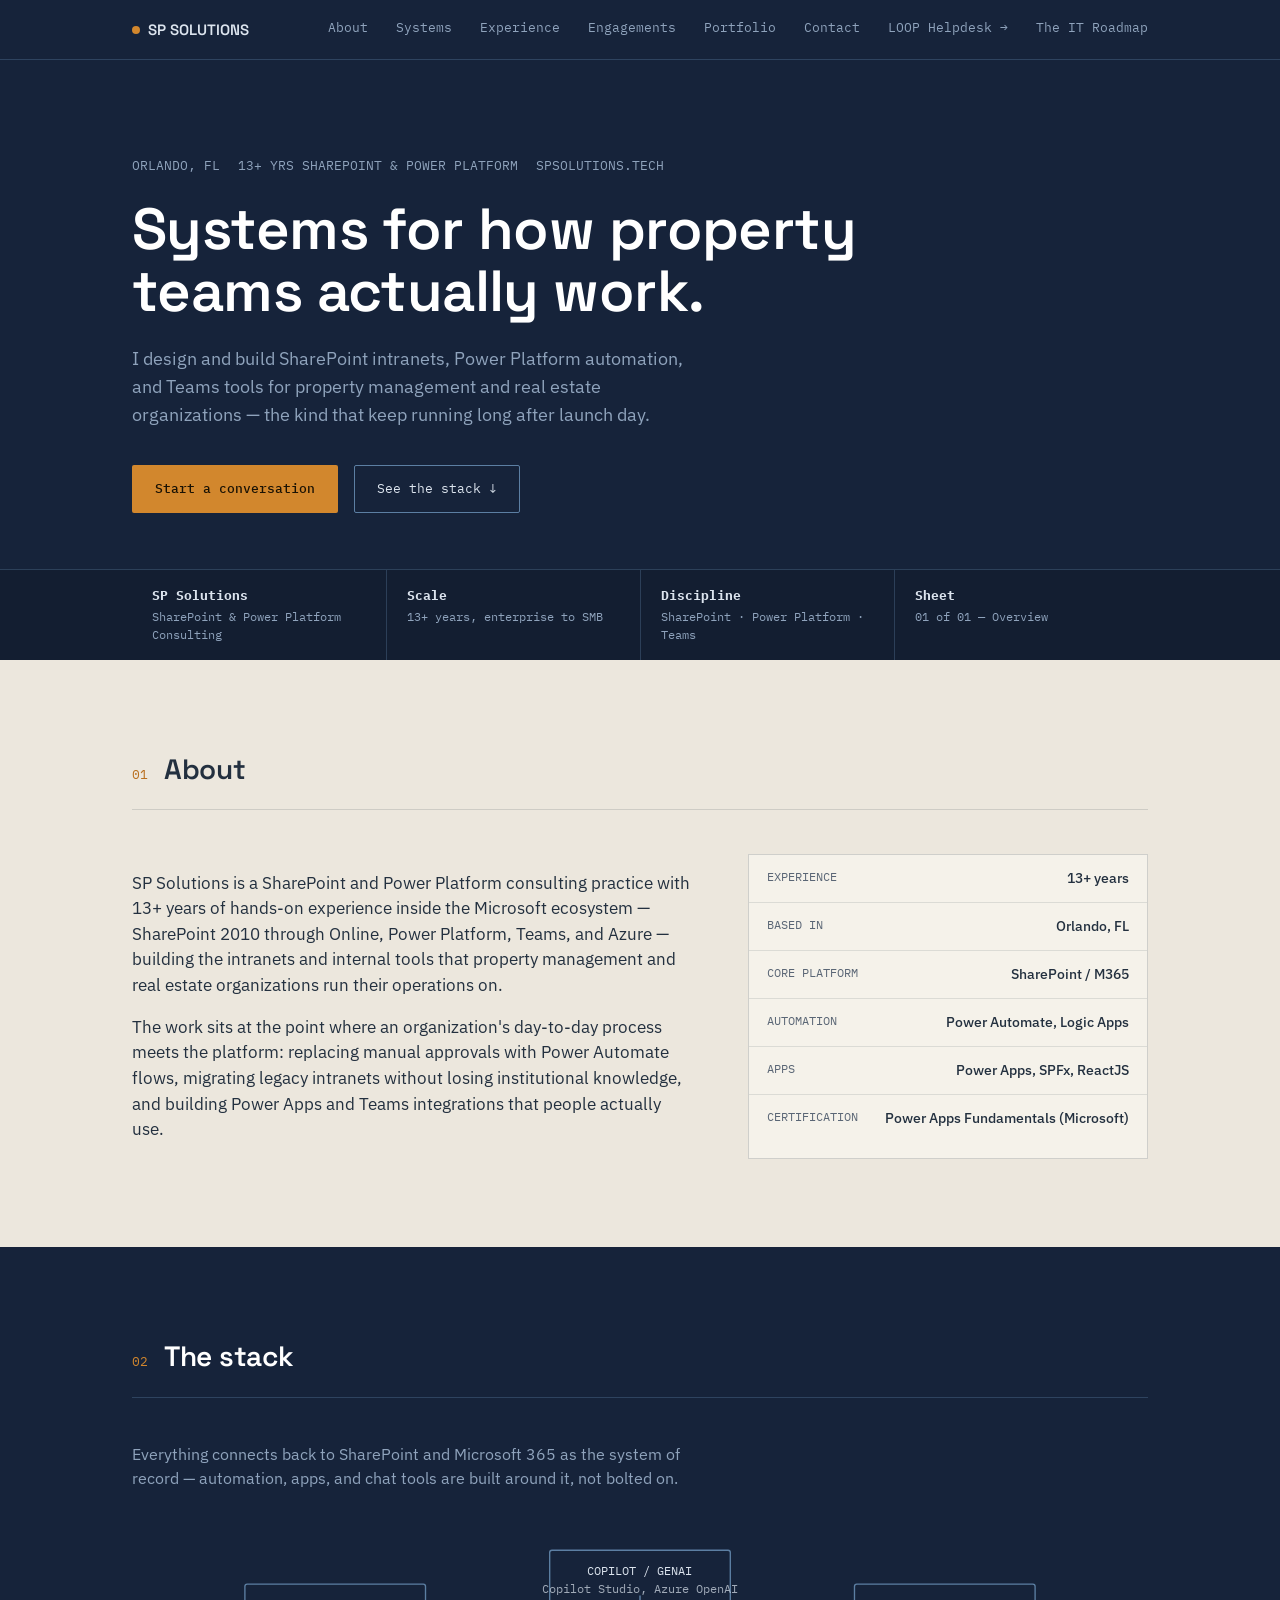
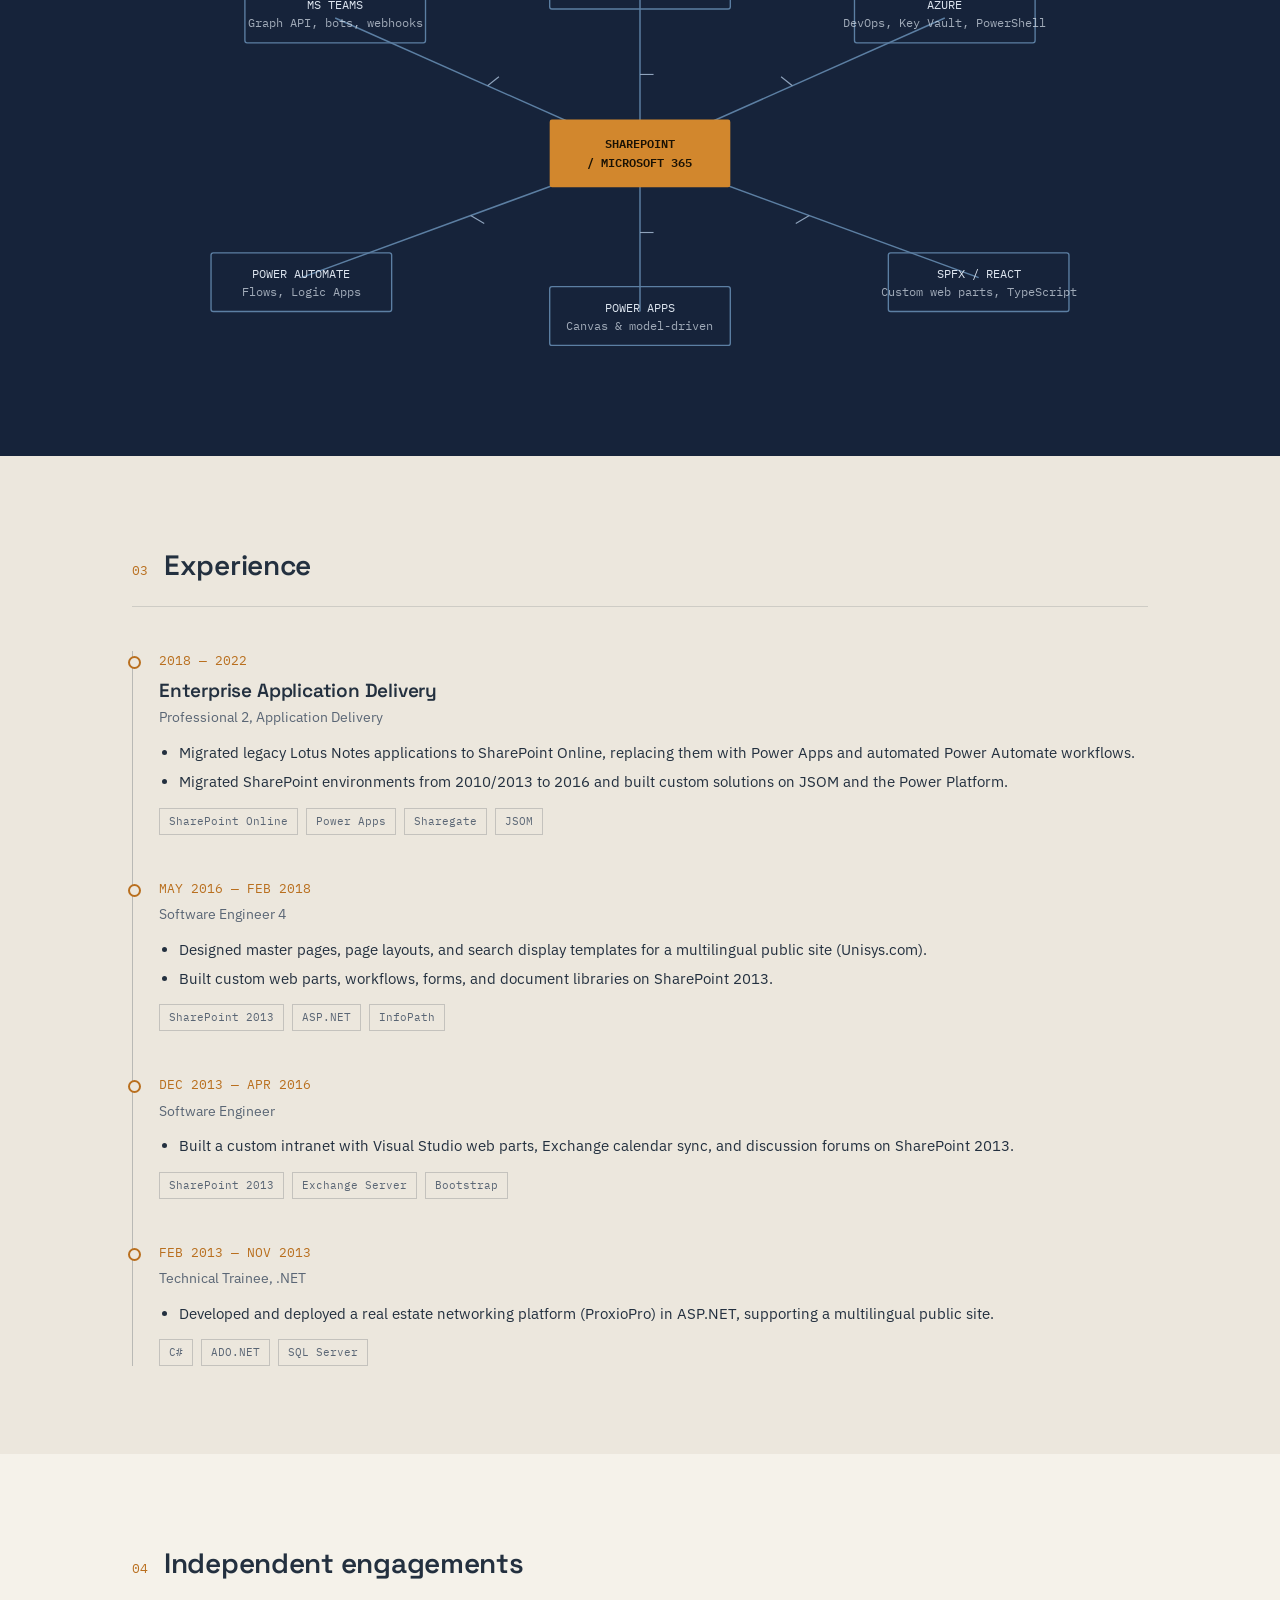
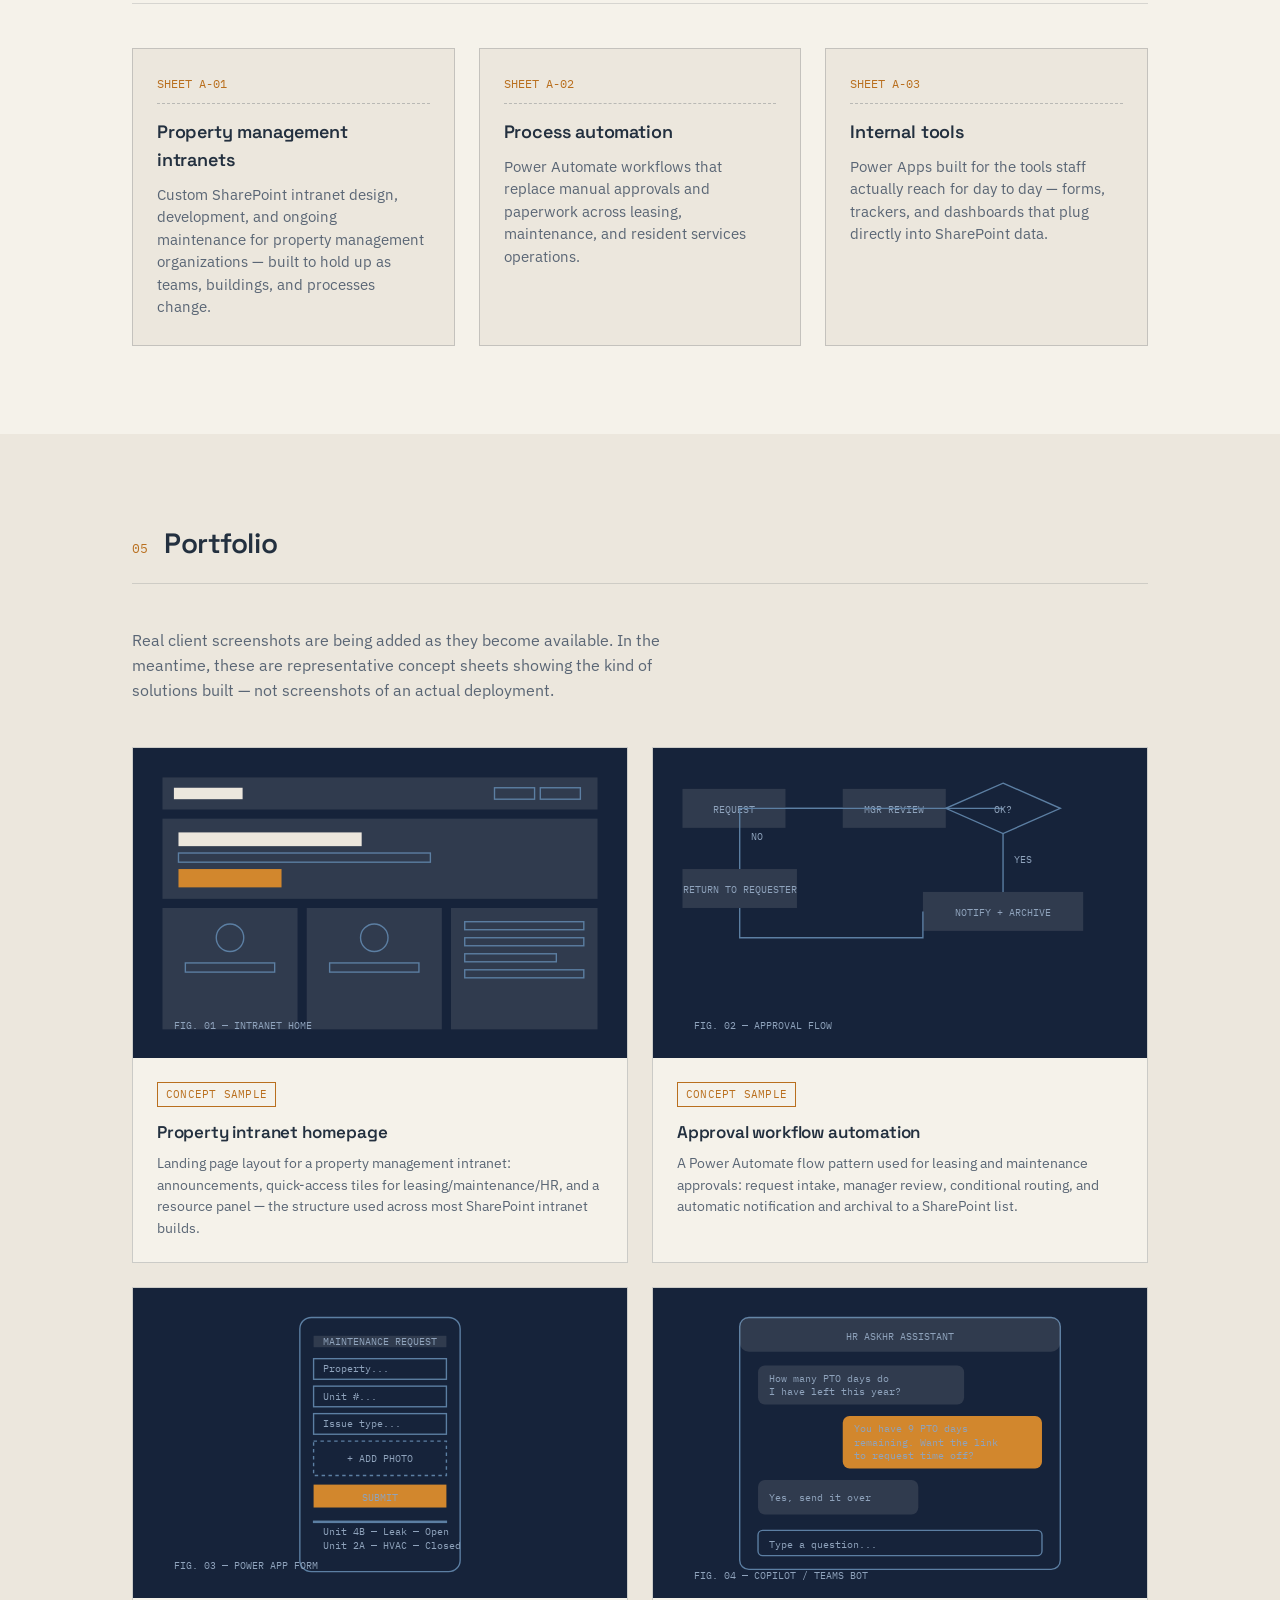
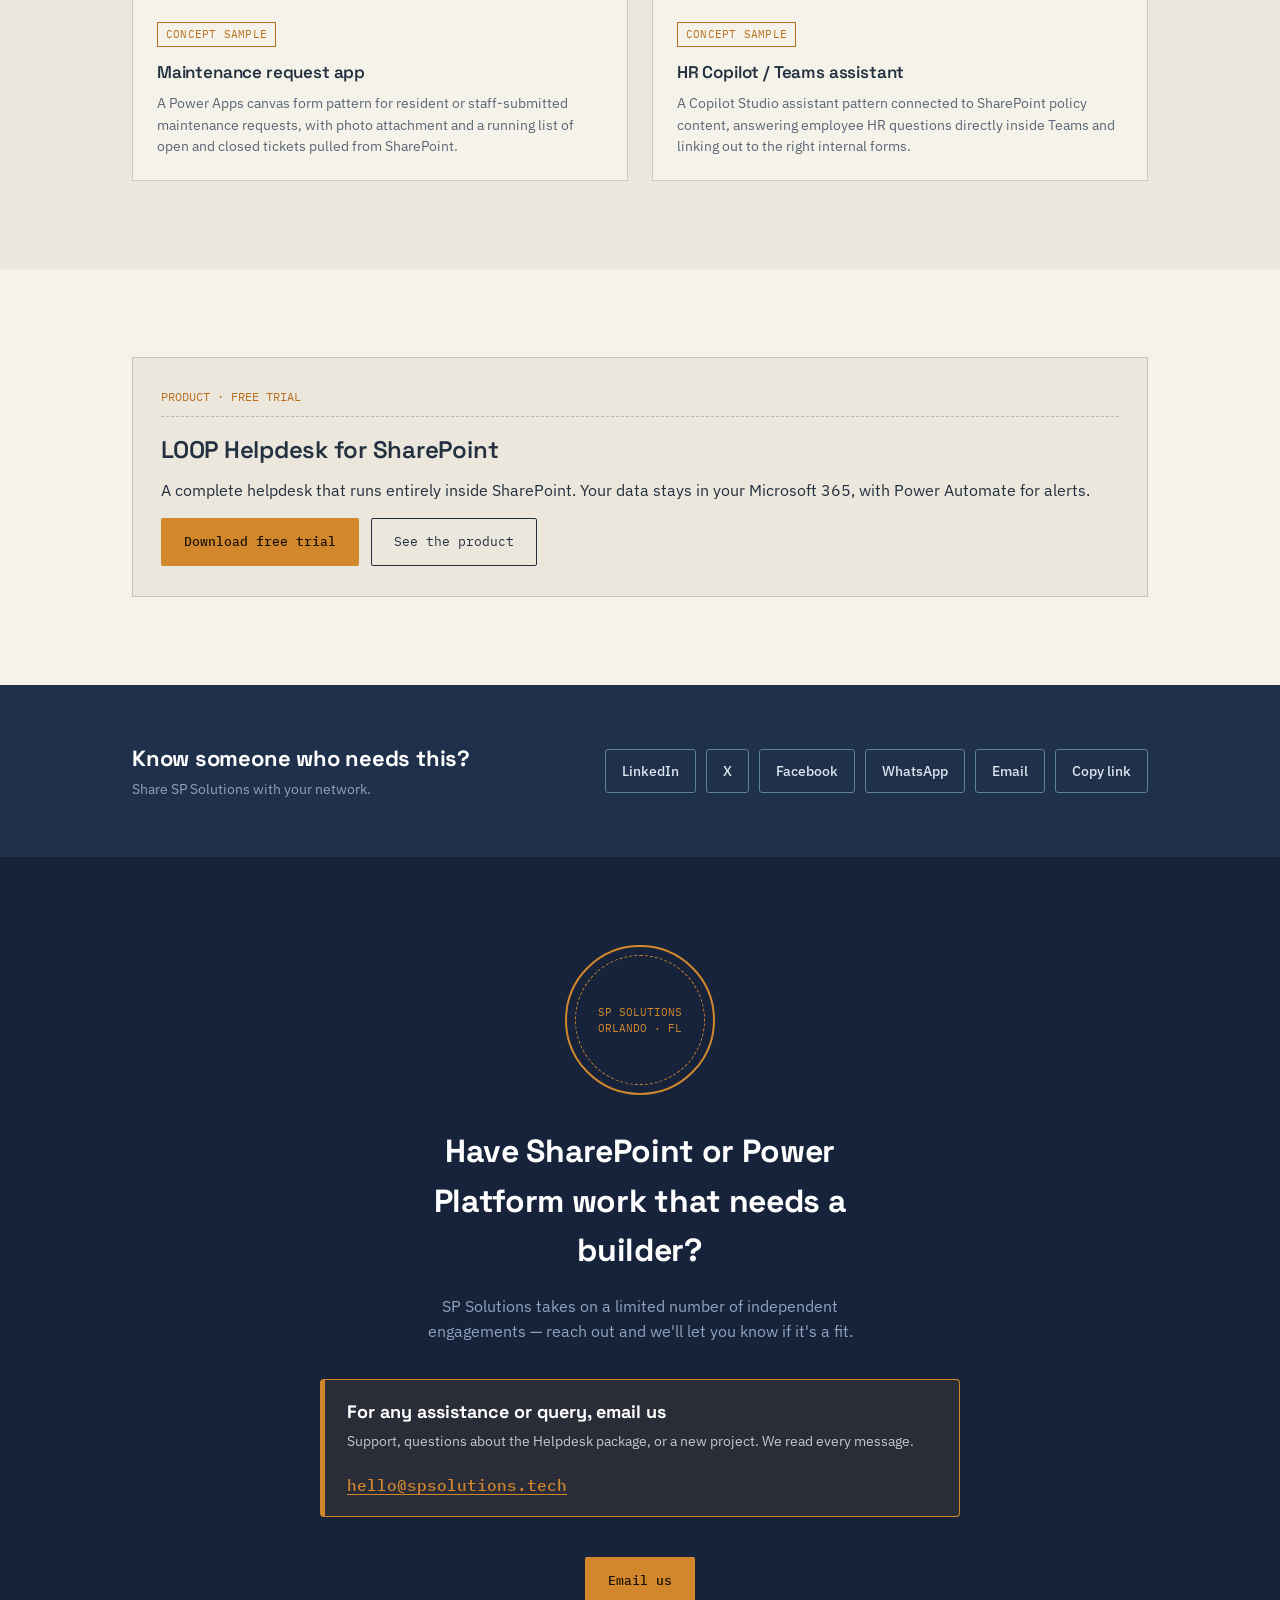
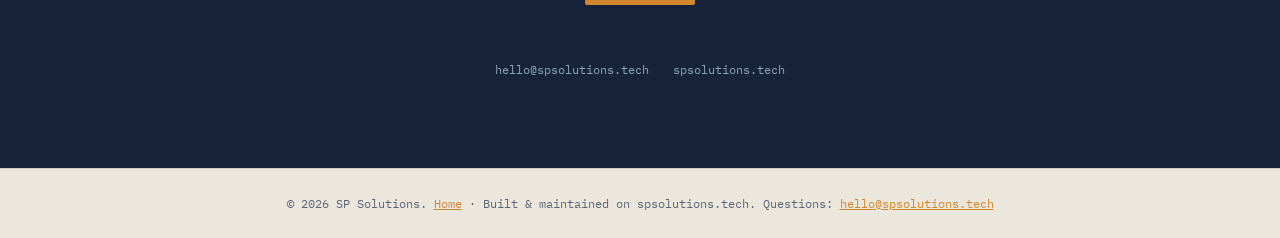
<file: about.html>
<!DOCTYPE html>
<html lang="en">
<head>
<meta charset="UTF-8">
<meta name="viewport" content="width=device-width, initial-scale=1.0">
<title>About &amp; Portfolio | SP Solutions</title>
<meta name="description" content="SharePoint, Power Platform, and Microsoft Teams systems for property management and real estate organizations. 13+ years building intranets and automation that hold up.">
<link rel="canonical" href="https://spsolutions.tech/about.html">
<meta property="og:type" content="website">
<meta property="og:site_name" content="SP Solutions">
<meta property="og:title" content="SP Solutions | SharePoint &amp; Power Platform Systems">
<meta property="og:description" content="SharePoint, Power Platform and Teams systems that hold up. Free SharePoint Helpdesk package to download. Questions? hello@spsolutions.tech">
<meta property="og:url" content="https://spsolutions.tech/about.html">
<meta property="og:image" content="https://spsolutions.tech/og-image.png">
<meta property="og:image:width" content="1200">
<meta property="og:image:height" content="630">
<meta property="og:image:alt" content="SP Solutions - SharePoint and Power Platform systems">
<meta name="twitter:card" content="summary_large_image">
<meta name="twitter:title" content="SP Solutions | SharePoint &amp; Power Platform Systems">
<meta name="twitter:description" content="SharePoint, Power Platform and Teams systems that hold up. Free SharePoint Helpdesk package to download.">
<meta name="twitter:image" content="https://spsolutions.tech/og-image.png">
<link rel="preconnect" href="https://fonts.googleapis.com">
<link rel="preconnect" href="https://fonts.gstatic.com" crossorigin>
<link href="https://fonts.googleapis.com/css2?family=Space+Grotesk:wght@400;500;600;700&family=IBM+Plex+Sans:wght@400;500;600&family=IBM+Plex+Mono:wght@400;500&display=swap" rel="stylesheet">
<style>
  :root{
    --ink:#16233A;
    --ink-2:#1E304A;
    --paper:#ECE7DD;
    --paper-2:#F5F2EA;
    --line:#5C7FA3;
    --line-soft:rgba(92,127,163,0.35);
    --accent:#D2872D;
    --accent-2:#B96F1E;
    --charcoal:#23303F;
    --charcoal-soft:#5A6675;
    --text-dark:#DCE4EE;
    --text-dark-muted:#8FA3BC;
    --radius:2px;
  }
  *{box-sizing:border-box;}
  html{scroll-behavior:smooth;}
  body{
    margin:0;
    font-family:'IBM Plex Sans', sans-serif;
    color:var(--charcoal);
    background:var(--paper);
    line-height:1.55;
  }
  h1,h2,h3{
    font-family:'Space Grotesk', sans-serif;
    margin:0;
    letter-spacing:-0.01em;
  }
  .mono{
    font-family:'IBM Plex Mono', monospace;
  }
  a{color:inherit;}
  .wrap{
    max-width:1080px;
    margin:0 auto;
    padding:0 32px;
  }
  @media (max-width:600px){ .wrap{padding:0 20px;} }

  /* ---------- NAV ---------- */
  header.nav{
    position:sticky; top:0; z-index:50;
    background:var(--ink);
    border-bottom:1px solid var(--line-soft);
  }
  .nav-inner{
    display:flex; align-items:center; justify-content:space-between;
    padding:18px 32px;
    max-width:1080px; margin:0 auto;
  }
  .nav-brand{
    color:var(--text-dark);
    font-family:'Space Grotesk', sans-serif;
    font-weight:600;
    font-size:15px;
    display:flex; align-items:center; gap:8px;
  }
  .nav-brand .dot{
    width:8px; height:8px; background:var(--accent); border-radius:50%;
    display:inline-block;
  }
  .nav-links{
    display:flex; gap:28px;
    font-family:'IBM Plex Mono', monospace;
    font-size:12.5px;
  }
  .nav-links a{
    color:var(--text-dark-muted);
    text-decoration:none;
    border-bottom:1px solid transparent;
    padding-bottom:2px;
    transition:color .15s, border-color .15s;
  }
  .nav-links a:hover{ color:var(--text-dark); border-color:var(--accent); }
  .nav-toggle{
    display:none;
    width:44px; height:44px; margin-right:-10px;
    align-items:center; justify-content:center;
    background:transparent; border:0; padding:0;
    color:var(--text-dark); cursor:pointer;
  }
  .nav-toggle .bars,
  .nav-toggle .bars::before,
  .nav-toggle .bars::after{
    display:block; width:22px; height:2px;
    background:currentColor; border-radius:1px;
    transition:transform .2s ease, background .2s ease, top .2s ease;
  }
  .nav-toggle .bars{ position:relative; }
  .nav-toggle .bars::before,
  .nav-toggle .bars::after{ content:''; position:absolute; left:0; }
  .nav-toggle .bars::before{ top:-7px; }
  .nav-toggle .bars::after{ top:7px; }
  .nav.open .nav-toggle .bars{ background:transparent; }
  .nav.open .nav-toggle .bars::before{ top:0; transform:rotate(45deg); }
  .nav.open .nav-toggle .bars::after{ top:0; transform:rotate(-45deg); }
  .nav-toggle:focus-visible,
  .nav-links a:focus-visible{ outline:2px solid var(--accent); outline-offset:3px; }

  /* Tablet and phone: links collapse into a menu opened by the button */
  @media (max-width:960px){
    .nav-toggle{ display:inline-flex; }
    .nav-links{
      display:none;
      position:absolute; top:100%; left:0; right:0;
      flex-direction:column; gap:0;
      padding:6px 32px 14px;
      background:var(--ink);
      border-bottom:1px solid var(--line-soft);
      box-shadow:0 16px 24px rgba(0,0,0,0.3);
      font-size:14px;
    }
    .nav.open .nav-links{ display:flex; }
    .nav-links a{
      padding:15px 0;
      border-bottom:1px solid var(--line-soft);
    }
    .nav-links a:last-child{ border-bottom:none; }
  }
  @media (max-width:640px){
    .nav-inner{ padding:12px 20px; }
    .nav-links{ padding-left:20px; padding-right:20px; }
  }

  /* ---------- HERO ---------- */
  .hero{
    background:
      linear-gradient(var(--ink), var(--ink)) padding-box,
      repeating-linear-gradient(0deg, transparent, transparent 39px, var(--line-soft) 39px, var(--line-soft) 40px),
      repeating-linear-gradient(90deg, transparent, transparent 39px, var(--line-soft) 39px, var(--line-soft) 40px);
    background-color:var(--ink);
    color:var(--text-dark);
    padding:96px 0 0 0;
    position:relative;
    overflow:hidden;
  }
  .hero-inner{
    max-width:1080px; margin:0 auto; padding:0 32px 56px;
  }
  .hero-eyebrow{
    font-family:'IBM Plex Mono', monospace;
    font-size:12.5px;
    color:var(--text-dark-muted);
    margin-bottom:22px;
    display:flex; gap:18px; flex-wrap:wrap;
  }
  .hero-eyebrow span{ white-space:nowrap; }
  .hero h1{
    font-size:clamp(34px, 6vw, 58px);
    font-weight:600;
    color:#fff;
    max-width:760px;
    line-height:1.08;
  }
  .hero p.lede{
    font-size:18px;
    color:var(--text-dark-muted);
    max-width:560px;
    margin-top:22px;
  }
  .hero-cta{
    margin-top:36px;
    display:flex; gap:16px; flex-wrap:wrap;
  }
  .btn{
    font-family:'IBM Plex Mono', monospace;
    font-size:13px;
    padding:13px 22px;
    border-radius:var(--radius);
    text-decoration:none;
    display:inline-block;
    border:1px solid transparent;
  }
  .btn-primary{
    background:var(--accent);
    color:#1A1204;
    font-weight:500;
  }
  .btn-primary:hover{ background:var(--accent-2); }
  .btn-ghost{
    border-color:var(--line);
    color:var(--text-dark);
  }
  .btn-ghost:hover{ border-color:var(--text-dark); }

  /* title block strip */
  .title-block{
    border-top:1px solid var(--line-soft);
    background:rgba(0,0,0,0.15);
  }
  .title-block .wrap{
    display:grid;
    grid-template-columns:repeat(4, 1fr);
    gap:0;
  }
  .tb-cell{
    padding:16px 20px;
    border-left:1px solid var(--line-soft);
    font-family:'IBM Plex Mono', monospace;
    font-size:11.5px;
    color:var(--text-dark-muted);
  }
  .tb-cell:first-child{ border-left:none; }
  .tb-cell b{
    display:block;
    color:var(--text-dark);
    font-size:12.5px;
    margin-bottom:3px;
  }
  @media (max-width:700px){
    .title-block .wrap{ grid-template-columns:repeat(2,1fr); }
    .tb-cell:nth-child(3){ border-left:none; }
  }

  /* ---------- SECTION SHELL ---------- */
  section{ padding:88px 0; }
  .section-head{
    display:flex; align-items:baseline; gap:16px;
    margin-bottom:44px;
    border-bottom:1px solid rgba(35,48,63,0.15);
    padding-bottom:18px;
  }
  .section-num{
    font-family:'IBM Plex Mono', monospace;
    font-size:13px;
    color:var(--accent-2);
  }
  .section-head h2{
    font-size:28px;
    font-weight:600;
    color:var(--charcoal);
  }

  /* ---------- ABOUT ---------- */
  .about-grid{
    display:grid;
    grid-template-columns:1.4fr 1fr;
    gap:56px;
  }
  @media (max-width:760px){ .about-grid{ grid-template-columns:1fr; gap:36px; } }
  .about-grid p{ font-size:16.5px; color:var(--charcoal); }
  .about-grid p + p{ margin-top:16px; }
  .spec-table{
    border:1px solid rgba(35,48,63,0.18);
    background:var(--paper-2);
  }
  .spec-row{
    display:flex; justify-content:space-between;
    padding:13px 18px;
    border-bottom:1px solid rgba(35,48,63,0.12);
    font-size:13.5px;
  }
  .spec-row:last-child{ border-bottom:none; }
  .spec-row .k{ color:var(--charcoal-soft); font-family:'IBM Plex Mono', monospace; font-size:12px; }
  .spec-row .v{ font-weight:500; text-align:right; }

  /* ---------- SYSTEMS DIAGRAM ---------- */
  .systems{
    background:var(--ink);
    color:var(--text-dark);
  }
  .systems .section-head{ border-bottom-color:var(--line-soft); }
  .systems .section-head h2{ color:#fff; }
  .systems .section-num{ color:var(--accent); }
  .systems-intro{
    color:var(--text-dark-muted);
    max-width:560px;
    margin-bottom:48px;
    font-size:16px;
  }
  .diagram-wrap{
    width:100%;
    overflow-x:auto;
  }
  svg.diagram{ width:100%; height:auto; min-width:560px; display:block; }
  .diag-line{ stroke:var(--line); stroke-width:1.3; fill:none; }
  .diag-node-hub rect{ fill:var(--accent); stroke:none; }
  .diag-node-hub text{ fill:#1A1204; font-weight:600; }
  .diag-node rect{ fill:transparent; stroke:var(--line); stroke-width:1.2; }
  .diag-node text{ fill:var(--text-dark); }
  .diag-label{
    font-family:'IBM Plex Mono', monospace;
    font-size:11px;
  }
  .diag-tick{ stroke:var(--text-dark-muted); stroke-width:1; }

  /* ---------- EXPERIENCE ---------- */
  .timeline{
    position:relative;
    padding-left:26px;
    border-left:1px solid rgba(35,48,63,0.25);
  }
  .tl-item{
    position:relative;
    padding-bottom:44px;
  }
  .tl-item:last-child{ padding-bottom:0; }
  .tl-item::before{
    content:'';
    position:absolute;
    left:-31px; top:5px;
    width:9px; height:9px;
    background:var(--paper);
    border:2px solid var(--accent-2);
    border-radius:50%;
  }
  .tl-year{
    font-family:'IBM Plex Mono', monospace;
    font-size:12.5px;
    color:var(--accent-2);
    margin-bottom:6px;
  }
  .tl-item h3{ font-size:19px; font-weight:600; }
  .tl-role{ font-size:14px; color:var(--charcoal-soft); margin-top:2px; margin-bottom:12px; }
  .tl-item ul{ margin:0; padding-left:20px; }
  .tl-item li{ font-size:15px; margin-bottom:6px; }
  .tl-tags{
    margin-top:14px;
    display:flex; flex-wrap:wrap; gap:8px;
  }
  .tl-tags span{
    font-family:'IBM Plex Mono', monospace;
    font-size:11px;
    padding:4px 9px;
    border:1px solid rgba(35,48,63,0.2);
    color:var(--charcoal-soft);
  }

  /* ---------- ENGAGEMENTS ---------- */
  .engagements{ background:var(--paper-2); }
  .sheet-grid{
    display:grid;
    grid-template-columns:repeat(3, 1fr);
    gap:24px;
  }
  @media (max-width:820px){ .sheet-grid{ grid-template-columns:1fr; } }
  .sheet{
    border:1px solid rgba(35,48,63,0.2);
    background:var(--paper);
    padding:26px 24px;
    position:relative;
  }
  .sheet-num{
    font-family:'IBM Plex Mono', monospace;
    font-size:11.5px;
    color:var(--accent-2);
    margin-bottom:14px;
    padding-bottom:10px;
    border-bottom:1px dashed rgba(35,48,63,0.25);
  }
  .sheet h3{ font-size:18px; font-weight:600; margin-bottom:10px; }
  .sheet p{ font-size:14.5px; color:var(--charcoal-soft); margin:0; }

  /* ---------- CONTACT ---------- */
  .contact{
    background:var(--ink);
    color:var(--text-dark);
    text-align:center;
  }
  .contact .section-head{ justify-content:center; border-bottom:none; }
  .stamp{
    width:150px; height:150px;
    margin:0 auto 32px;
    border:2px solid var(--accent);
    border-radius:50%;
    display:flex; align-items:center; justify-content:center;
    position:relative;
  }
  .stamp::before{
    content:'';
    position:absolute; inset:8px;
    border:1px dashed var(--accent);
    border-radius:50%;
  }
  .stamp span{
    font-family:'IBM Plex Mono', monospace;
    font-size:11px;
    color:var(--accent);
    text-align:center;
    line-height:1.5;
    padding:0 14px;
  }
  .contact h2{
    font-size:32px;
    color:#fff;
    max-width:520px;
    margin:0 auto 18px;
  }
  .contact p.lede{
    color:var(--text-dark-muted);
    max-width:480px;
    margin:0 auto 36px;
    font-size:16px;
  }
  .contact-links{
    display:flex; justify-content:center; gap:16px; flex-wrap:wrap;
    margin-bottom:56px;
  }
  .contact-meta{
    font-family:'IBM Plex Mono', monospace;
    font-size:12px;
    color:var(--text-dark-muted);
    display:flex; justify-content:center; gap:24px; flex-wrap:wrap;
  }

  /* ---------- PORTFOLIO ---------- */
  .portfolio-grid{
    display:grid;
    grid-template-columns:repeat(2, 1fr);
    gap:24px;
  }
  @media (max-width:760px){ .portfolio-grid{ grid-template-columns:1fr; } }
  .portfolio-card{
    border:1px solid rgba(35,48,63,0.2);
    background:var(--paper-2);
    overflow:hidden;
  }
  .mockup-frame{
    background:var(--ink);
    padding:18px;
  }
  .mockup-frame svg{ width:100%; height:auto; display:block; }
  .mock-fill{ fill:var(--paper); }
  .mock-fill-soft{ fill:rgba(236,231,221,0.12); }
  .mock-stroke{ stroke:var(--line); stroke-width:1.2; fill:none; }
  .mock-accent{ fill:var(--accent); }
  .mock-text{ font-family:'IBM Plex Mono', monospace; font-size:9px; fill:var(--text-dark-muted); }
  .portfolio-body{ padding:22px 24px; }
  .concept-tag{
    display:inline-block;
    font-family:'IBM Plex Mono', monospace;
    font-size:10.5px;
    letter-spacing:0.02em;
    color:var(--accent-2);
    border:1px solid var(--accent-2);
    padding:3px 8px;
    margin-bottom:12px;
  }
  .portfolio-body h3{ font-size:17px; font-weight:600; margin-bottom:8px; }
  .portfolio-body p{ font-size:14px; color:var(--charcoal-soft); margin:0; }

  /* ---------- DOWNLOAD ---------- */
  .download{ background:var(--paper-2); }
  .download-card{
    display:grid;
    grid-template-columns:1.25fr 1fr;
    border:1px solid rgba(35,48,63,0.2);
    background:var(--paper);
  }
  @media (max-width:820px){ .download-card{ grid-template-columns:1fr; } }
  .download-main{ padding:30px 28px; }
  .download-tag{
    font-family:'IBM Plex Mono', monospace;
    font-size:11.5px;
    color:var(--accent-2);
    margin-bottom:14px;
    padding-bottom:10px;
    border-bottom:1px dashed rgba(35,48,63,0.25);
  }
  .download-main h3{ font-size:24px; font-weight:600; margin-bottom:10px; }
  .download-main p{ font-size:15.5px; color:var(--charcoal); margin:0 0 16px; }
  .download-main ul{ margin:0 0 24px; padding-left:20px; }
  .download-main li{ font-size:15px; margin-bottom:6px; }
  .download-file{
    font-family:'IBM Plex Mono', monospace;
    font-size:12px;
    color:var(--charcoal-soft);
    margin-top:12px;
    overflow-wrap:anywhere;
  }
  .download-side{
    padding:30px 28px;
    background:var(--ink);
    color:var(--text-dark);
  }
  .download-side h4{
    font-family:'IBM Plex Mono', monospace;
    font-size:12px; font-weight:500;
    color:var(--accent);
    margin:0 0 16px;
  }
  .download-side ol{ margin:0; padding-left:20px; }
  .download-side li{ font-size:14.5px; margin-bottom:12px; color:var(--text-dark); }
  .download-side li::marker{ font-family:'IBM Plex Mono', monospace; color:var(--accent); }
  .download-note{
    margin:20px 0 0;
    padding-top:16px;
    border-top:1px dashed var(--line-soft);
    font-size:13.5px;
    color:var(--text-dark-muted);
  }

  footer{
    padding:26px 0;
    text-align:center;
    font-family:'IBM Plex Mono', monospace;
    font-size:11.5px;
    color:var(--charcoal-soft);
    border-top:1px solid rgba(35,48,63,0.15);
  }

  /* ---------- HELP CALLOUT + SHARE ---------- */
  .help{
    display:flex; align-items:center; gap:20px; flex-wrap:wrap; justify-content:space-between;
    border:1px solid var(--accent); border-left-width:5px; background:rgba(210,135,45,.10);
    padding:18px 22px; margin-top:28px; border-radius:4px;
  }
  .help strong{display:block; font-family:'Space Grotesk',sans-serif; font-size:18px; margin-bottom:2px;}
  .help span{font-size:14px; opacity:.85;}
  .help a.help-mail{
    font-family:'IBM Plex Mono',monospace; font-weight:500; color:var(--accent);
    font-size:16px; text-decoration:underline; text-underline-offset:3px; overflow-wrap:anywhere;
  }
  .contact .help{max-width:640px; margin:0 auto 40px; text-align:left;}
  .contact .help strong{color:#fff;}
  .share{padding:56px 0; background:var(--ink-2); color:var(--text-dark);}
  .share .wrap{display:flex; align-items:center; justify-content:space-between; gap:24px; flex-wrap:wrap;}
  .share h3{font-family:'Space Grotesk',sans-serif; font-size:22px; margin:0 0 4px; color:#fff;}
  .share p{margin:0; color:var(--text-dark-muted); font-size:14px;}
  .share-btns{display:flex; gap:10px; flex-wrap:wrap;}
  .share-btns a,.share-btns button{
    font:500 14px 'IBM Plex Sans',sans-serif; color:var(--text-dark); background:transparent;
    border:1px solid var(--line); padding:11px 16px; min-height:44px; border-radius:3px;
    text-decoration:none; cursor:pointer; display:inline-flex; align-items:center;
  }
  .share-btns a:hover,.share-btns button:hover{border-color:var(--accent); color:var(--accent);}
  .share-btns .share-main{background:var(--accent); border-color:var(--accent); color:#16233A; font-weight:600;}
  .share-btns .share-main:hover{background:var(--accent-2); color:#fff;}
  #shareNative{display:none;}
</style>
<script data-goatcounter="https://spsolutions.goatcounter.com/count"
        async src="https://gc.zgo.at/count.js"></script>
</head>
<body>

<header class="nav" id="siteNav">
  <div class="nav-inner">
    <a class="nav-brand" href="/" style="text-decoration:none"><span class="dot"></span>SP SOLUTIONS</a>
    <button class="nav-toggle" id="navToggle" type="button" aria-expanded="false" aria-controls="navLinks" aria-label="Open menu"><span class="bars" aria-hidden="true"></span></button>
    <nav class="nav-links" id="navLinks" aria-label="Main">
      <a href="#about">About</a>
      <a href="#systems">Systems</a>
      <a href="#experience">Experience</a>
      <a href="#engagements">Engagements</a>
      <a href="#portfolio">Portfolio</a>
      <a href="#contact">Contact</a>
      <a href="/" class="nav-product">LOOP Helpdesk &rarr;</a>
      <a href="/index-3.html">The IT Roadmap</a>
    </nav>
  </div>
</header>

<section class="hero">
  <div class="hero-inner">
    <div class="hero-eyebrow">
      <span>ORLANDO, FL</span>
      <span>13+ YRS SHAREPOINT &amp; POWER PLATFORM</span>
      <span>SPSOLUTIONS.TECH</span>
    </div>
    <h1>Systems for how property teams actually work.</h1>
    <p class="lede">I design and build SharePoint intranets, Power Platform automation, and Teams tools for property management and real estate organizations — the kind that keep running long after launch day.</p>
    <div class="hero-cta">
      <a class="btn btn-primary" href="#contact">Start a conversation</a>
      <a class="btn btn-ghost" href="#systems">See the stack &darr;</a>
    </div>
  </div>
  <div class="title-block">
    <div class="wrap">
      <div class="tb-cell"><b>SP Solutions</b>SharePoint &amp; Power Platform Consulting</div>
      <div class="tb-cell"><b>Scale</b>13+ years, enterprise to SMB</div>
      <div class="tb-cell"><b>Discipline</b>SharePoint · Power Platform · Teams</div>
      <div class="tb-cell"><b>Sheet</b>01 of 01 — Overview</div>
    </div>
  </div>
</section>

<section id="about">
  <div class="wrap">
    <div class="section-head"><span class="section-num">01</span><h2>About</h2></div>
    <div class="about-grid">
      <div>
        <p>SP Solutions is a SharePoint and Power Platform consulting practice with 13+ years of hands-on experience inside the Microsoft ecosystem — SharePoint 2010 through Online, Power Platform, Teams, and Azure — building the intranets and internal tools that property management and real estate organizations run their operations on.</p>
        <p>The work sits at the point where an organization's day-to-day process meets the platform: replacing manual approvals with Power Automate flows, migrating legacy intranets without losing institutional knowledge, and building Power Apps and Teams integrations that people actually use.</p>
      </div>
      <div class="spec-table">
        <div class="spec-row"><span class="k">EXPERIENCE</span><span class="v">13+ years</span></div>
        <div class="spec-row"><span class="k">BASED IN</span><span class="v">Orlando, FL</span></div>
        <div class="spec-row"><span class="k">CORE PLATFORM</span><span class="v">SharePoint / M365</span></div>
        <div class="spec-row"><span class="k">AUTOMATION</span><span class="v">Power Automate, Logic Apps</span></div>
        <div class="spec-row"><span class="k">APPS</span><span class="v">Power Apps, SPFx, ReactJS</span></div>
        <div class="spec-row"><span class="k">CERTIFICATION</span><span class="v">Power Apps Fundamentals (Microsoft)</span></div>
      </div>
    </div>
  </div>
</section>

<section id="systems" class="systems">
  <div class="wrap">
    <div class="section-head"><span class="section-num">02</span><h2>The stack</h2></div>
    <p class="systems-intro">Everything connects back to SharePoint and Microsoft 365 as the system of record — automation, apps, and chat tools are built around it, not bolted on.</p>
    <div class="diagram-wrap">
      <svg class="diagram" viewBox="0 0 900 380" xmlns="http://www.w3.org/2000/svg">
        <!-- connecting lines from hub to nodes -->
        <path class="diag-line" d="M450,190 L180,70"/>
        <path class="diag-line" d="M450,190 L450,50"/>
        <path class="diag-line" d="M450,190 L720,70"/>
        <path class="diag-line" d="M450,190 L150,300"/>
        <path class="diag-line" d="M450,190 L450,330"/>
        <path class="diag-line" d="M450,190 L750,300"/>

        <!-- tick marks along lines for dimension feel -->
        <line class="diag-tick" x1="315" y1="130" x2="325" y2="122"/>
        <line class="diag-tick" x1="450" y1="120" x2="462" y2="120"/>
        <line class="diag-tick" x1="585" y1="130" x2="575" y2="122"/>
        <line class="diag-tick" x1="300" y1="245" x2="312" y2="252"/>
        <line class="diag-tick" x1="450" y1="260" x2="462" y2="260"/>
        <line class="diag-tick" x1="600" y1="245" x2="588" y2="252"/>

        <!-- hub -->
        <g class="diag-node-hub">
          <rect x="370" y="160" width="160" height="60" rx="2"/>
          <text x="450" y="185" text-anchor="middle" class="diag-label">SHAREPOINT</text>
          <text x="450" y="202" text-anchor="middle" class="diag-label">/ MICROSOFT 365</text>
        </g>

        <!-- nodes -->
        <g class="diag-node">
          <rect x="100" y="40" width="160" height="52" rx="2"/>
          <text x="180" y="62" text-anchor="middle" class="diag-label">MS TEAMS</text>
          <text x="180" y="78" text-anchor="middle" class="diag-label" fill-opacity="0.7">Graph API, bots, webhooks</text>
        </g>
        <g class="diag-node">
          <rect x="370" y="10" width="160" height="52" rx="2"/>
          <text x="450" y="32" text-anchor="middle" class="diag-label">COPILOT / GENAI</text>
          <text x="450" y="48" text-anchor="middle" class="diag-label" fill-opacity="0.7">Copilot Studio, Azure OpenAI</text>
        </g>
        <g class="diag-node">
          <rect x="640" y="40" width="160" height="52" rx="2"/>
          <text x="720" y="62" text-anchor="middle" class="diag-label">AZURE</text>
          <text x="720" y="78" text-anchor="middle" class="diag-label" fill-opacity="0.7">DevOps, Key Vault, PowerShell</text>
        </g>
        <g class="diag-node">
          <rect x="70" y="278" width="160" height="52" rx="2"/>
          <text x="150" y="300" text-anchor="middle" class="diag-label">POWER AUTOMATE</text>
          <text x="150" y="316" text-anchor="middle" class="diag-label" fill-opacity="0.7">Flows, Logic Apps</text>
        </g>
        <g class="diag-node">
          <rect x="370" y="308" width="160" height="52" rx="2"/>
          <text x="450" y="330" text-anchor="middle" class="diag-label">POWER APPS</text>
          <text x="450" y="346" text-anchor="middle" class="diag-label" fill-opacity="0.7">Canvas &amp; model-driven</text>
        </g>
        <g class="diag-node">
          <rect x="670" y="278" width="160" height="52" rx="2"/>
          <text x="750" y="300" text-anchor="middle" class="diag-label">SPFX / REACT</text>
          <text x="750" y="316" text-anchor="middle" class="diag-label" fill-opacity="0.7">Custom web parts, TypeScript</text>
        </g>
      </svg>
    </div>
  </div>
</section>

<section id="experience">
  <div class="wrap">
    <div class="section-head"><span class="section-num">03</span><h2>Experience</h2></div>
    <div class="timeline">

      <div class="tl-item">
        <div class="tl-year">2018 — 2022</div>
        <h3>Enterprise Application Delivery</h3>
        <div class="tl-role">Professional 2, Application Delivery</div>
        <ul>
          <li>Migrated legacy Lotus Notes applications to SharePoint Online, replacing them with Power Apps and automated Power Automate workflows.</li>
          <li>Migrated SharePoint environments from 2010/2013 to 2016 and built custom solutions on JSOM and the Power Platform.</li>
        </ul>
        <div class="tl-tags">
          <span>SharePoint Online</span><span>Power Apps</span><span>Sharegate</span><span>JSOM</span>
        </div>
      </div>

      <div class="tl-item">
        <div class="tl-year">MAY 2016 — FEB 2018</div> 
        <div class="tl-role">Software Engineer 4</div>
        <ul>
          <li>Designed master pages, page layouts, and search display templates for a multilingual public site (Unisys.com).</li>
          <li>Built custom web parts, workflows, forms, and document libraries on SharePoint 2013.</li>
        </ul>
        <div class="tl-tags">
          <span>SharePoint 2013</span><span>ASP.NET</span><span>InfoPath</span>
        </div>
      </div>

      <div class="tl-item">
        <div class="tl-year">DEC 2013 — APR 2016</div> 
        <div class="tl-role">Software Engineer</div>
        <ul>
          <li>Built a custom intranet with Visual Studio web parts, Exchange calendar sync, and discussion forums on SharePoint 2013.</li>
        </ul>
        <div class="tl-tags">
          <span>SharePoint 2013</span><span>Exchange Server</span><span>Bootstrap</span>
        </div>
      </div>

      <div class="tl-item">
        <div class="tl-year">FEB 2013 — NOV 2013</div>
         
        <div class="tl-role">Technical Trainee, .NET</div>
        <ul>
          <li>Developed and deployed a real estate networking platform (ProxioPro) in ASP.NET, supporting a multilingual public site.</li>
        </ul>
        <div class="tl-tags">
          <span>C#</span><span>ADO.NET</span><span>SQL Server</span>
        </div>
      </div>

    </div>
  </div>
</section>

<section id="engagements" class="engagements">
  <div class="wrap">
    <div class="section-head"><span class="section-num">04</span><h2>Independent engagements</h2></div>
    <div class="sheet-grid">
      <div class="sheet">
        <div class="sheet-num">SHEET A-01</div>
        <h3>Property management intranets</h3>
        <p>Custom SharePoint intranet design, development, and ongoing maintenance for property management organizations — built to hold up as teams, buildings, and processes change.</p>
      </div>
      <div class="sheet">
        <div class="sheet-num">SHEET A-02</div>
        <h3>Process automation</h3>
        <p>Power Automate workflows that replace manual approvals and paperwork across leasing, maintenance, and resident services operations.</p>
      </div>
      <div class="sheet">
        <div class="sheet-num">SHEET A-03</div>
        <h3>Internal tools</h3>
        <p>Power Apps built for the tools staff actually reach for day to day — forms, trackers, and dashboards that plug directly into SharePoint data.</p>
      </div>
    </div>
  </div>
</section>

<section id="portfolio">
  <div class="wrap">
    <div class="section-head"><span class="section-num">05</span><h2>Portfolio</h2></div>
    <p class="systems-intro" style="color:var(--charcoal-soft); margin-bottom:44px;">Real client screenshots are being added as they become available. In the meantime, these are representative concept sheets showing the kind of solutions built — not screenshots of an actual deployment.</p>
    <div class="portfolio-grid">

      <div class="portfolio-card">
        <div class="mockup-frame">
          <svg viewBox="0 0 400 240" xmlns="http://www.w3.org/2000/svg">
            <rect x="10" y="10" width="380" height="28" class="mock-fill-soft"/>
            <rect x="20" y="19" width="60" height="10" class="mock-fill"/>
            <rect x="300" y="19" width="35" height="10" class="mock-stroke"/>
            <rect x="340" y="19" width="35" height="10" class="mock-stroke"/>
            <rect x="10" y="46" width="380" height="70" class="mock-fill-soft"/>
            <rect x="24" y="58" width="160" height="12" class="mock-fill"/>
            <rect x="24" y="76" width="220" height="8" class="mock-stroke"/>
            <rect x="24" y="90" width="90" height="16" class="mock-accent"/>
            <rect x="10" y="124" width="118" height="106" class="mock-fill-soft"/>
            <circle cx="69" cy="150" r="12" class="mock-stroke"/>
            <rect x="30" y="172" width="78" height="8" class="mock-stroke"/>
            <rect x="10" y="240" width="0" height="0"/>
            <rect x="136" y="124" width="118" height="106" class="mock-fill-soft"/>
            <circle cx="195" cy="150" r="12" class="mock-stroke"/>
            <rect x="156" y="172" width="78" height="8" class="mock-stroke"/>
            <rect x="262" y="124" width="128" height="106" class="mock-fill-soft"/>
            <rect x="274" y="136" width="104" height="7" class="mock-stroke"/>
            <rect x="274" y="150" width="104" height="7" class="mock-stroke"/>
            <rect x="274" y="164" width="80" height="7" class="mock-stroke"/>
            <rect x="274" y="178" width="104" height="7" class="mock-stroke"/>
            <text x="20" y="230" class="mock-text">FIG. 01 — INTRANET HOME</text>
          </svg>
        </div>
        <div class="portfolio-body">
          <span class="concept-tag">CONCEPT SAMPLE</span>
          <h3>Property intranet homepage</h3>
          <p>Landing page layout for a property management intranet: announcements, quick-access tiles for leasing/maintenance/HR, and a resource panel — the structure used across most SharePoint intranet builds.</p>
        </div>
      </div>

      <div class="portfolio-card">
        <div class="mockup-frame">
          <svg viewBox="0 0 400 240" xmlns="http://www.w3.org/2000/svg">
            <rect x="10" y="20" width="90" height="34" class="mock-fill-soft"/>
            <text x="55" y="41" text-anchor="middle" class="mock-text">REQUEST</text>
            <path class="mock-stroke" d="M100,37 L150,37"/>
            <rect x="150" y="20" width="90" height="34" class="mock-fill-soft"/>
            <text x="195" y="41" text-anchor="middle" class="mock-text">MGR REVIEW</text>
            <path class="mock-stroke" d="M240,37 L290,37"/>
            <polygon points="290,15 340,37 290,59 240,37" class="mock-stroke"/>
            <text x="290" y="41" text-anchor="middle" class="mock-text">OK?</text>
            <path class="mock-stroke" d="M290,59 L290,110"/>
            <text x="300" y="85" class="mock-text">YES</text>
            <rect x="220" y="110" width="140" height="34" class="mock-fill-soft"/>
            <text x="290" y="131" text-anchor="middle" class="mock-text">NOTIFY + ARCHIVE</text>
            <path class="mock-stroke" d="M240,37 L60,37 L60,90"/>
            <text x="70" y="65" class="mock-text">NO</text>
            <rect x="10" y="90" width="100" height="34" class="mock-fill-soft"/>
            <text x="60" y="111" text-anchor="middle" class="mock-text">RETURN TO REQUESTER</text>
            <path class="mock-stroke" d="M60,124 L60,150 L220,150 L220,127"/>
            <text x="20" y="230" class="mock-text">FIG. 02 — APPROVAL FLOW</text>
          </svg>
        </div>
        <div class="portfolio-body">
          <span class="concept-tag">CONCEPT SAMPLE</span>
          <h3>Approval workflow automation</h3>
          <p>A Power Automate flow pattern used for leasing and maintenance approvals: request intake, manager review, conditional routing, and automatic notification and archival to a SharePoint list.</p>
        </div>
      </div>

      <div class="portfolio-card">
        <div class="mockup-frame">
          <svg viewBox="0 0 400 240" xmlns="http://www.w3.org/2000/svg">
            <rect x="130" y="10" width="140" height="222" rx="10" class="mock-stroke"/>
            <rect x="142" y="26" width="116" height="10" class="mock-fill-soft"/>
            <text x="200" y="34" text-anchor="middle" class="mock-text">MAINTENANCE REQUEST</text>
            <rect x="142" y="46" width="116" height="18" class="mock-stroke"/>
            <text x="150" y="58" class="mock-text">Property...</text>
            <rect x="142" y="70" width="116" height="18" class="mock-stroke"/>
            <text x="150" y="82" class="mock-text">Unit #...</text>
            <rect x="142" y="94" width="116" height="18" class="mock-stroke"/>
            <text x="150" y="106" class="mock-text">Issue type...</text>
            <rect x="142" y="118" width="116" height="30" class="mock-stroke" stroke-dasharray="3,3"/>
            <text x="200" y="136" text-anchor="middle" class="mock-text">+ ADD PHOTO</text>
            <rect x="142" y="156" width="116" height="20" class="mock-accent"/>
            <text x="200" y="170" text-anchor="middle" class="mock-text" fill="#1A1204">SUBMIT</text>
            <rect x="142" y="188" width="116" height="1" class="mock-stroke"/>
            <text x="150" y="200" class="mock-text">Unit 4B — Leak — Open</text>
            <text x="150" y="212" class="mock-text">Unit 2A — HVAC — Closed</text>
            <text x="20" y="230" class="mock-text">FIG. 03 — POWER APP FORM</text>
          </svg>
        </div>
        <div class="portfolio-body">
          <span class="concept-tag">CONCEPT SAMPLE</span>
          <h3>Maintenance request app</h3>
          <p>A Power Apps canvas form pattern for resident or staff-submitted maintenance requests, with photo attachment and a running list of open and closed tickets pulled from SharePoint.</p>
        </div>
      </div>

      <div class="portfolio-card">
        <div class="mockup-frame">
          <svg viewBox="0 0 400 240" xmlns="http://www.w3.org/2000/svg">
            <rect x="60" y="10" width="280" height="220" rx="8" class="mock-stroke"/>
            <rect x="60" y="10" width="280" height="30" rx="8" class="mock-fill-soft"/>
            <text x="200" y="30" text-anchor="middle" class="mock-text">HR ASKHR ASSISTANT</text>
            <rect x="76" y="52" width="180" height="34" rx="6" class="mock-fill-soft"/>
            <text x="86" y="66" class="mock-text">How many PTO days do</text>
            <text x="86" y="78" class="mock-text">I have left this year?</text>
            <rect x="150" y="96" width="174" height="46" rx="6" class="mock-accent"/>
            <text x="160" y="110" class="mock-text" fill="#1A1204">You have 9 PTO days</text>
            <text x="160" y="122" class="mock-text" fill="#1A1204">remaining. Want the link</text>
            <text x="160" y="134" class="mock-text" fill="#1A1204">to request time off?</text>
            <rect x="76" y="152" width="140" height="30" rx="6" class="mock-fill-soft"/>
            <text x="86" y="170" class="mock-text">Yes, send it over</text>
            <rect x="76" y="196" width="248" height="22" rx="4" class="mock-stroke"/>
            <text x="86" y="211" class="mock-text">Type a question...</text>
            <text x="20" y="238" class="mock-text">FIG. 04 — COPILOT / TEAMS BOT</text>
          </svg>
        </div>
        <div class="portfolio-body">
          <span class="concept-tag">CONCEPT SAMPLE</span>
          <h3>HR Copilot / Teams assistant</h3>
          <p>A Copilot Studio assistant pattern connected to SharePoint policy content, answering employee HR questions directly inside Teams and linking out to the right internal forms.</p>
        </div>
      </div>

    </div>
  </div>
</section>

<section id="helpdesk-promo" class="download">
  <div class="wrap">
    <div class="download-card" style="grid-template-columns:1fr">
      <div class="download-main">
        <div class="download-tag">PRODUCT &middot; FREE TRIAL</div>
        <h3>LOOP Helpdesk for SharePoint</h3>
        <p>A complete helpdesk that runs entirely inside SharePoint. Your data stays in your Microsoft 365, with Power Automate for alerts.</p>
        <div style="display:flex;gap:12px;flex-wrap:wrap">
          <a class="btn btn-primary" href="LOOP-trial.sppkg" download data-gc="download-helpdesk-sppkg">Download free trial</a>
          <a class="btn" href="/" style="border:1px solid currentColor">See the product</a>
        </div>
      </div>
    </div>
  </div>
</section>

<section id="share" class="share">
  <div class="wrap">
    <div>
      <h3>Know someone who needs this?</h3>
      <p>Share SP Solutions with your network.</p>
    </div>
    <div class="share-btns" id="shareBtns">
      <button type="button" id="shareNative" class="share-main">Share&hellip;</button>
      <a id="shLi" target="_blank" rel="noopener">LinkedIn</a>
      <a id="shX" target="_blank" rel="noopener">X</a>
      <a id="shFb" target="_blank" rel="noopener">Facebook</a>
      <a id="shWa" target="_blank" rel="noopener">WhatsApp</a>
      <a id="shMail">Email</a>
      <button type="button" id="shCopy">Copy link</button>
    </div>
  </div>
</section>

<section id="contact" class="contact">
  <div class="wrap">
    <div class="stamp"><span>SP SOLUTIONS<br>ORLANDO · FL</span></div>
    <h2>Have SharePoint or Power Platform work that needs a builder?</h2>
    <p class="lede">SP Solutions takes on a limited number of independent engagements — reach out and we'll let you know if it's a fit.</p>
    <div class="help">
      <div><strong>For any assistance or query, email us</strong><span>Support, questions about the Helpdesk package, or a new project. We read every message.</span></div>
      <a class="help-mail" href="mailto:hello@spsolutions.tech">hello@spsolutions.tech</a>
    </div>
    <div class="contact-links">
      <a class="btn btn-primary" href="mailto:hello@spsolutions.tech" data-gc="email-contact">Email us</a>
    </div>
    <div class="contact-meta">
      <span>hello@spsolutions.tech</span>
      <span>spsolutions.tech</span>
    </div>
  </div>
</section>

<footer>
  &copy; <span id="year"></span> SP Solutions. <a href="/" style="color:var(--accent)">Home</a> &middot; Built &amp; maintained on spsolutions.tech. Questions: <a href="mailto:hello@spsolutions.tech" style="color:var(--accent)">hello@spsolutions.tech</a>
</footer>

<script>
  document.getElementById('year').textContent = new Date().getFullYear();

  // Mobile / tablet menu
  (function () {
    var nav = document.getElementById('siteNav');
    var btn = document.getElementById('navToggle');
    var links = document.getElementById('navLinks');
    function setOpen(open) {
      nav.classList.toggle('open', open);
      btn.setAttribute('aria-expanded', String(open));
      btn.setAttribute('aria-label', open ? 'Close menu' : 'Open menu');
    }
    btn.addEventListener('click', function () { setOpen(!nav.classList.contains('open')); });
    links.addEventListener('click', function (e) { if (e.target.closest('a')) setOpen(false); });
    document.addEventListener('click', function (e) { if (!nav.contains(e.target)) setOpen(false); });
    document.addEventListener('keydown', function (e) {
      if (e.key === 'Escape' && nav.classList.contains('open')) { setOpen(false); btn.focus(); }
    });
    window.addEventListener('resize', function () { if (window.innerWidth > 960) setOpen(false); });
  })();

  // Share
  (function () {
    var url = 'https://spsolutions.tech/about.html';
    var title = 'SP Solutions | SharePoint & Power Platform Systems';
    var text = 'SharePoint, Power Platform and Teams systems that hold up. Free SharePoint Helpdesk package to download.';
    var e = encodeURIComponent;
    document.getElementById('shLi').href = 'https://www.linkedin.com/sharing/share-offsite/?url=' + e(url);
    document.getElementById('shX').href = 'https://twitter.com/intent/tweet?text=' + e(text) + '&url=' + e(url);
    document.getElementById('shFb').href = 'https://www.facebook.com/sharer/sharer.php?u=' + e(url);
    document.getElementById('shWa').href = 'https://wa.me/?text=' + e(text + ' ' + url);
    document.getElementById('shMail').href = 'mailto:?subject=' + e(title) + '&body=' + e(text + '\n\n' + url);
    var nb = document.getElementById('shareNative');
    if (navigator.share) {
      nb.style.display = 'inline-flex';
      nb.addEventListener('click', function () { navigator.share({ title: title, text: text, url: url }).catch(function () {}); });
    }
    var cb = document.getElementById('shCopy');
    cb.addEventListener('click', function () {
      function done() { cb.textContent = 'Copied!'; setTimeout(function () { cb.textContent = 'Copy link'; }, 2000); }
      if (navigator.clipboard) { navigator.clipboard.writeText(url).then(done, function () { window.prompt('Copy this link:', url); }); }
      else { window.prompt('Copy this link:', url); }
    });
  })();

  // Count downloads, email clicks and shares (GoatCounter events)
  document.addEventListener('click', function (e) {
    var a = e.target.closest('a,button'); if (!a || !window.goatcounter || !goatcounter.count) return;
    var name = null;
    var href = a.getAttribute('href') || '';
    if (a.getAttribute('data-gc')) name = a.getAttribute('data-gc');
    else if (href.indexOf('.sppkg') > -1) name = 'download-helpdesk-sppkg';
    else if (href.indexOf('mailto:hello@') === 0) name = 'email-contact';
    else if (a.closest('#shareBtns')) name = 'share-' + a.id;
    if (name) goatcounter.count({ path: name, title: name, event: true });
  });
</script>

</body>
</html>
</file>
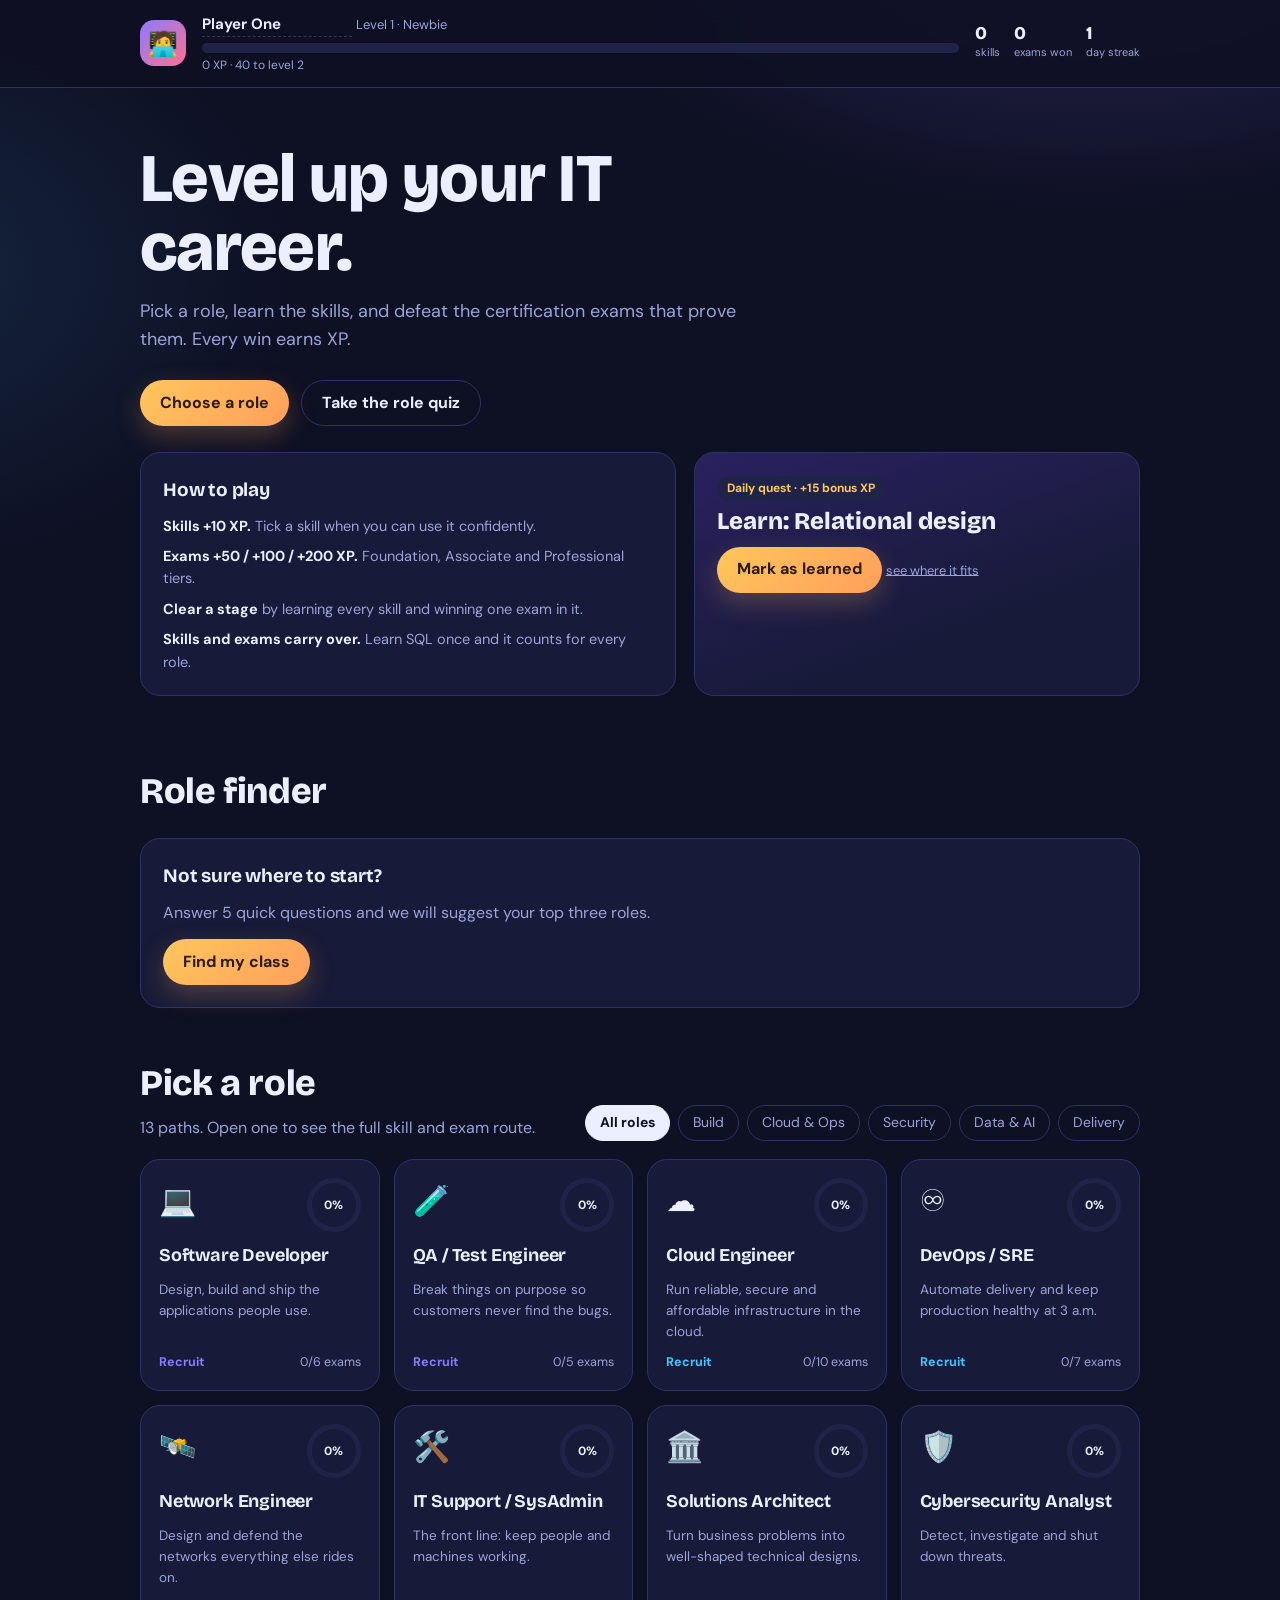
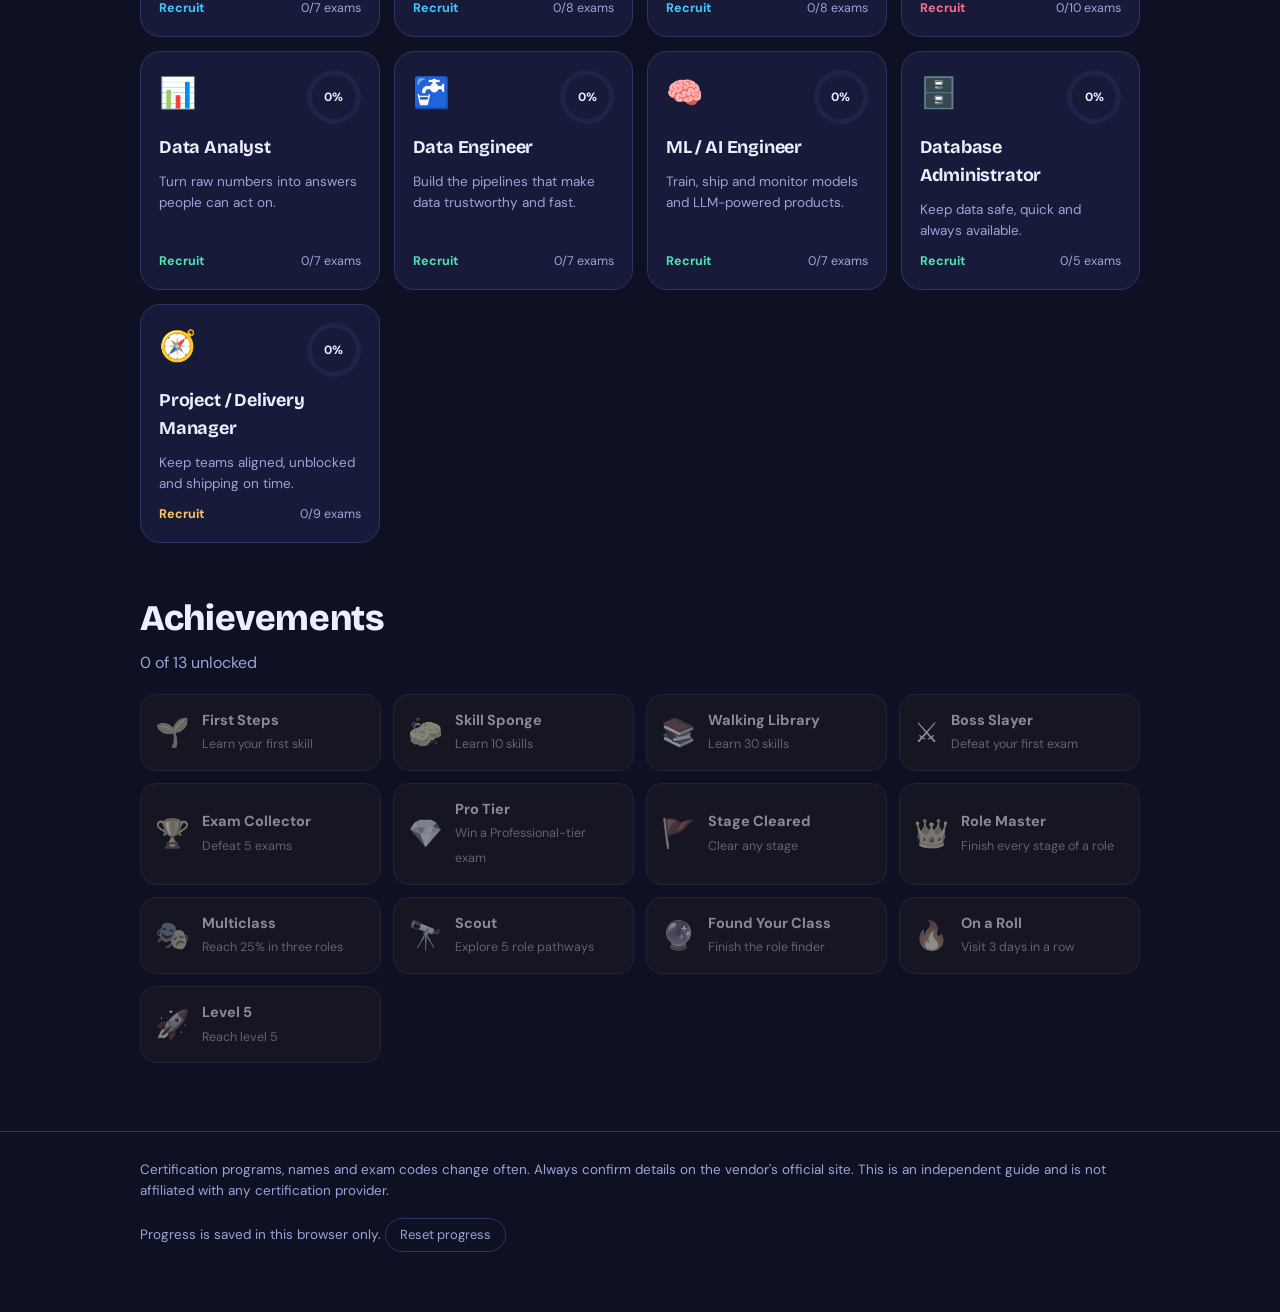
<file: index-3.html>
<!DOCTYPE html>
<html lang="en">
<head>
<meta charset="UTF-8">
<meta name="viewport" content="width=device-width, initial-scale=1.0">
<title>IT Career Quest</title>
<meta name="description" content="A playable map of IT careers: pick a role, learn the skills, defeat the certification exams, and level up.">
<link rel="icon" href="data:image/svg+xml,%3Csvg xmlns='http://www.w3.org/2000/svg' viewBox='0 0 100 100'%3E%3Ctext y='.9em' font-size='90'%3E%F0%9F%8E%AE%3C/text%3E%3C/svg%3E">
<link rel="preconnect" href="https://fonts.googleapis.com">
<link rel="preconnect" href="https://fonts.gstatic.com" crossorigin>
<link href="https://fonts.googleapis.com/css2?family=Bricolage+Grotesque:opsz,wght@12..96,500;12..96,700;12..96,800&family=DM+Sans:wght@400;500;700&display=swap" rel="stylesheet">
<style>
  :root{
    --bg:#0E1024; --panel:#171A38; --panel-2:#1F2347; --line:#2E3366;
    --text:#ECEFFF; --muted:#9BA4D8;
    --violet:#8B7BFF; --sky:#44C8FF; --pink:#FF6F91; --mint:#4FE3B5; --amber:#FFC65C;
    --radius:20px;
  }
  *{ box-sizing:border-box; }
  html{ scroll-behavior:smooth; }
  body{
    margin:0; background:var(--bg); color:var(--text);
    font-family:'DM Sans', system-ui, sans-serif; line-height:1.55;
    background-image:
      radial-gradient(1px 1px at 12% 18%, rgba(255,255,255,.55), transparent 60%),
      radial-gradient(1px 1px at 78% 8%, rgba(255,255,255,.45), transparent 60%),
      radial-gradient(1.5px 1.5px at 44% 62%, rgba(255,255,255,.35), transparent 60%),
      radial-gradient(1px 1px at 90% 74%, rgba(255,255,255,.4), transparent 60%),
      radial-gradient(1px 1px at 6% 86%, rgba(255,255,255,.4), transparent 60%),
      radial-gradient(900px 500px at 85% -10%, rgba(139,123,255,.22), transparent 60%),
      radial-gradient(700px 500px at -10% 30%, rgba(68,200,255,.12), transparent 60%);
    background-attachment:fixed;
  }
  h1,h2,h3{ font-family:'Bricolage Grotesque', sans-serif; margin:0; letter-spacing:-.01em; }
  button{ font:inherit; color:inherit; cursor:pointer; }
  a{ color:inherit; }
  :focus-visible{ outline:3px solid var(--amber); outline-offset:3px; border-radius:10px; }
  .wrap{ max-width:1040px; margin:0 auto; padding:0 20px; }
  .sr{ position:absolute; width:1px; height:1px; overflow:hidden; clip:rect(0 0 0 0); }

  /* HUD */
  .hud{ position:sticky; top:0; z-index:30; background:rgba(14,16,36,.86); backdrop-filter:blur(14px); border-bottom:1px solid var(--line); }
  .hud-in{ display:grid; grid-template-columns:auto 1fr auto; gap:16px; align-items:center; padding:12px 20px; max-width:1040px; margin:0 auto; }
  .avatar{ width:46px; height:46px; border-radius:14px; display:grid; place-items:center; font-size:24px; background:linear-gradient(135deg,var(--violet),var(--pink)); }
  .hud-name{ background:transparent; border:0; border-bottom:1px dashed var(--line); color:var(--text); font:700 15px 'DM Sans'; width:150px; padding:0 0 2px; }
  .hud-title{ font-size:13px; color:var(--muted); }
  .xpbar{ height:10px; border-radius:99px; background:var(--panel-2); overflow:hidden; margin-top:6px; }
  .xpfill{ height:100%; width:0; border-radius:99px; background:linear-gradient(90deg,var(--violet),var(--sky),var(--mint)); transition:width .6s cubic-bezier(.2,.8,.2,1); }
  .xptext{ font-size:12px; color:var(--muted); margin-top:3px; }
  .hud-stats{ display:flex; gap:14px; font-size:13px; }
  .stat b{ display:block; font:800 18px 'Bricolage Grotesque'; line-height:1; }
  .stat span{ color:var(--muted); font-size:11px; }
  @media (max-width:700px){ .hud-in{ grid-template-columns:auto 1fr; } .hud-stats{ grid-column:1/-1; justify-content:space-between; } .hud-name{ width:110px; } }

  /* Hero */
  .hero{ padding:56px 0 28px; }
  .hero h1{ font-size:clamp(38px,7vw,68px); line-height:1.02; font-weight:800; max-width:14ch; }
  .hero p{ color:var(--muted); font-size:18px; max-width:52ch; margin:16px 0 0; }
  .btn{ display:inline-flex; align-items:center; gap:8px; min-height:46px; padding:0 20px; border-radius:99px; border:0; font-weight:700; text-decoration:none; transition:transform .15s; }
  .btn:hover{ transform:translateY(-2px); }
  .btn-main{ background:linear-gradient(135deg,var(--amber),#ff9f5c); color:#2a1a00; box-shadow:0 10px 26px rgba(255,170,80,.25); }
  .btn-ghost{ background:transparent; border:1px solid var(--line); color:var(--text); }
  .hero-cta{ display:flex; gap:12px; flex-wrap:wrap; margin-top:26px; }

  /* How it works + daily */
  .row2{ display:grid; grid-template-columns:1.2fr 1fr; gap:18px; margin-top:26px; }
  @media (max-width:800px){ .row2{ grid-template-columns:1fr; } }
  .card{ background:var(--panel); border:1px solid var(--line); border-radius:var(--radius); padding:22px; }
  .card h3{ font-size:19px; margin-bottom:10px; }
  .rules{ list-style:none; margin:0; padding:0; display:grid; gap:8px; color:var(--muted); font-size:14.5px; }
  .rules b{ color:var(--text); }
  .daily{ background:linear-gradient(160deg,#2a2160,#171A38 70%); }
  .daily .big{ font:800 24px 'Bricolage Grotesque'; margin:6px 0 12px; }
  .pill{ display:inline-block; padding:3px 10px; border-radius:99px; font-size:12px; font-weight:700; background:var(--panel-2); color:var(--amber); }

  /* Sections */
  section.block{ padding:40px 0 8px; }
  .sec-head{ display:flex; justify-content:space-between; align-items:end; gap:12px; flex-wrap:wrap; margin-bottom:18px; }
  .sec-head h2{ font-size:clamp(26px,4vw,36px); font-weight:800; }
  .sec-head p{ color:var(--muted); margin:4px 0 0; }

  /* Quiz */
  .quiz-q{ font:700 22px 'Bricolage Grotesque'; margin:6px 0 16px; }
  .opts{ display:grid; grid-template-columns:repeat(auto-fit,minmax(220px,1fr)); gap:10px; }
  .opt{ text-align:left; background:var(--panel-2); border:1px solid var(--line); border-radius:16px; padding:14px 16px; transition:transform .15s,border-color .15s; }
  .opt:hover{ transform:translateY(-2px); border-color:var(--violet); }
  .qprog{ font-size:13px; color:var(--muted); }
  .results{ display:grid; grid-template-columns:repeat(auto-fit,minmax(220px,1fr)); gap:12px; margin-top:12px; }

  /* Filters */
  .chips{ display:flex; gap:8px; flex-wrap:wrap; }
  .chip{ background:transparent; border:1px solid var(--line); border-radius:99px; padding:6px 14px; font-size:14px; color:var(--muted); }
  .chip[aria-pressed="true"]{ background:var(--text); color:var(--bg); border-color:var(--text); font-weight:700; }

  /* Role grid */
  .grid{ display:grid; grid-template-columns:repeat(auto-fill,minmax(235px,1fr)); gap:14px; }
  .role{ --c:var(--violet); text-decoration:none; display:flex; flex-direction:column; gap:10px; background:var(--panel); border:1px solid var(--line); border-radius:var(--radius); padding:18px; position:relative; transition:transform .18s,border-color .18s,box-shadow .18s; }
  .role:hover{ transform:translateY(-4px); border-color:var(--c); box-shadow:0 14px 34px rgba(0,0,0,.35); }
  .role-top{ display:flex; justify-content:space-between; align-items:flex-start; }
  .role-ico{ font-size:30px; }
  .ring{ --p:0; width:54px; height:54px; border-radius:50%; display:grid; place-items:center; background:conic-gradient(var(--c) calc(var(--p)*1%), var(--panel-2) 0); flex:none; }
  .ring::before{ content:attr(data-p) '%'; width:44px; height:44px; border-radius:50%; background:var(--panel); display:grid; place-items:center; font:700 12px 'DM Sans'; }
  .ring.lg{ width:84px; height:84px; } .ring.lg::before{ width:70px; height:70px; font-size:16px; }
  .role h3{ font-size:18px; }
  .role p{ margin:0; font-size:13.5px; color:var(--muted); }
  .role-foot{ display:flex; justify-content:space-between; font-size:12.5px; color:var(--muted); margin-top:auto; }
  .rank{ color:var(--c); font-weight:700; }

  /* Achievements */
  .ach-grid{ display:grid; grid-template-columns:repeat(auto-fill,minmax(220px,1fr)); gap:12px; }
  .ach{ display:flex; gap:12px; align-items:center; padding:14px; border-radius:16px; background:var(--panel); border:1px solid var(--line); opacity:.55; filter:grayscale(.8); }
  .ach.on{ opacity:1; filter:none; border-color:var(--amber); background:linear-gradient(160deg,#2b2750,var(--panel)); }
  .ach i{ font-style:normal; font-size:28px; }
  .ach b{ display:block; font-size:14.5px; } .ach span{ font-size:12.5px; color:var(--muted); }

  /* Role view */
  .back{ display:inline-flex; margin:26px 0 14px; color:var(--muted); text-decoration:none; }
  .back:hover{ color:var(--text); }
  .role-hero{ --c:var(--violet); display:flex; gap:22px; align-items:center; flex-wrap:wrap; padding:26px; border-radius:24px; border:1px solid var(--c); background:linear-gradient(150deg,color-mix(in srgb,var(--c) 22%,var(--panel)),var(--panel) 65%); }
  .role-hero h1{ font-size:clamp(30px,5vw,46px); font-weight:800; }
  .role-hero p{ margin:6px 0 0; color:var(--muted); max-width:56ch; }
  .role-hero .ico{ font-size:46px; }
  .path{ position:relative; margin:30px 0 10px; padding-left:62px; }
  .path::before{ content:''; position:absolute; left:23px; top:10px; bottom:10px; width:4px; border-radius:4px; background:repeating-linear-gradient(var(--line) 0 10px, transparent 10px 18px); }
  .stage{ --c:var(--violet); position:relative; margin-bottom:26px; }
  .node{ position:absolute; left:-62px; top:4px; width:50px; height:50px; border-radius:50%; display:grid; place-items:center; font:800 19px 'Bricolage Grotesque'; background:var(--panel-2); border:3px solid var(--line); }
  .stage.clear .node{ background:var(--c); border-color:var(--c); color:#10122a; box-shadow:0 0 0 6px color-mix(in srgb,var(--c) 25%,transparent); }
  .stage-card{ background:var(--panel); border:1px solid var(--line); border-radius:var(--radius); padding:20px; }
  .stage.clear .stage-card{ border-color:var(--c); }
  .stage-head{ display:flex; justify-content:space-between; gap:10px; flex-wrap:wrap; align-items:baseline; }
  .stage-head h2{ font-size:24px; }
  .stage-head span{ font-size:13px; color:var(--muted); }
  .bar{ height:8px; border-radius:99px; background:var(--panel-2); margin:12px 0 4px; overflow:hidden; }
  .bar i{ display:block; height:100%; background:var(--c); border-radius:99px; transition:width .5s; }
  .sub{ font-size:12.5px; color:var(--muted); margin:16px 0 8px; font-weight:700; }
  .skills{ display:flex; flex-wrap:wrap; gap:8px; }
  .skill{ display:inline-flex; align-items:center; gap:8px; padding:8px 14px; border-radius:99px; background:var(--panel-2); border:1px solid var(--line); font-size:14.5px; transition:transform .15s, background .2s, border-color .2s; }
  .skill:hover{ transform:translateY(-2px); border-color:var(--c); }
  .skill .tick{ width:18px; height:18px; border-radius:50%; border:2px solid var(--muted); display:grid; place-items:center; font-size:11px; color:transparent; }
  .skill[aria-pressed="true"]{ background:color-mix(in srgb,var(--c) 24%,var(--panel-2)); border-color:var(--c); }
  .skill[aria-pressed="true"] .tick{ background:var(--c); border-color:var(--c); color:#10122a; font-weight:800; }
  .bosses{ display:grid; grid-template-columns:repeat(auto-fit,minmax(250px,1fr)); gap:10px; }
  .boss{ display:flex; flex-direction:column; gap:8px; padding:14px; border-radius:16px; background:var(--panel-2); border:1px solid var(--line); }
  .boss.won{ border-color:var(--amber); background:linear-gradient(160deg,#33295a,var(--panel-2)); }
  .boss-top{ display:flex; gap:8px; align-items:center; font-size:12px; color:var(--muted); }
  .tier{ padding:2px 9px; border-radius:99px; font-weight:800; font-size:11px; color:#10122a; }
  .tier.F{ background:var(--mint); } .tier.A{ background:var(--sky); } .tier.P{ background:var(--amber); }
  .boss h4{ margin:0; font:700 15.5px 'DM Sans'; line-height:1.3; }
  .boss-act{ display:flex; gap:8px; margin-top:auto; align-items:center; flex-wrap:wrap; }
  .win{ border:1px solid var(--line); background:transparent; border-radius:99px; padding:6px 14px; font-size:13.5px; font-weight:700; }
  .boss.won .win{ background:var(--amber); color:#2a1a00; border-color:var(--amber); }
  .link{ font-size:13px; color:var(--muted); }
  .link:hover{ color:var(--text); }

  footer{ margin-top:60px; padding:28px 0 60px; border-top:1px solid var(--line); color:var(--muted); font-size:13.5px; }
  footer .wrap{ display:flex; justify-content:space-between; gap:16px; flex-wrap:wrap; }
  .tiny{ background:none; border:1px solid var(--line); border-radius:99px; padding:6px 14px; color:var(--muted); font-size:13px; }

  /* FX */
  .toasts{ position:fixed; bottom:18px; left:50%; transform:translateX(-50%); z-index:60; display:grid; gap:8px; width:min(92vw,420px); pointer-events:none; }
  .toast{ background:var(--panel-2); border:1px solid var(--amber); border-radius:16px; padding:12px 16px; box-shadow:0 14px 30px rgba(0,0,0,.45); animation:tin .35s ease-out; font-size:14.5px; }
  .toast.out{ opacity:0; transform:translateY(10px); transition:all .35s; }
  @keyframes tin{ from{ opacity:0; transform:translateY(14px) scale(.96);} }
  .levelup{ position:fixed; inset:0; z-index:70; display:grid; place-items:center; pointer-events:none; }
  .levelup div{ text-align:center; padding:26px 40px; border-radius:28px; background:rgba(14,16,36,.92); border:2px solid var(--amber); box-shadow:0 0 60px rgba(255,198,92,.35); animation:lvl 2.4s ease-out forwards; }
  .levelup small{ color:var(--amber); font-weight:700; } .levelup h2{ font-size:44px; font-weight:800; }
  @keyframes lvl{ 0%{ opacity:0; transform:scale(.6);} 12%{ opacity:1; transform:scale(1.06);} 20%{ transform:scale(1);} 80%{ opacity:1;} 100%{ opacity:0; transform:scale(1.04);} }
  .fx{ position:fixed; inset:0; pointer-events:none; z-index:65; overflow:hidden; }
  .conf{ position:absolute; top:-20px; width:9px; height:16px; border-radius:3px; animation:fall 1500ms ease-in forwards; }
  @keyframes fall{ to{ transform:translate3d(var(--x),105vh,0) rotate(var(--r)); opacity:.2; } }
  .star{ position:absolute; width:12px; height:12px; background:var(--amber); clip-path:polygon(50% 0,62% 38%,100% 50%,62% 62%,50% 100%,38% 62%,0 50%,38% 38%); animation:pop 700ms ease-out forwards; }
  @keyframes pop{ from{ opacity:1; transform:translate(0,0) scale(1);} to{ opacity:0; transform:translate(var(--dx),var(--dy)) scale(.2) rotate(120deg);} }
  @media (prefers-reduced-motion:reduce){ *,*::before,*::after{ animation:none!important; transition:none!important; } html{ scroll-behavior:auto; } }
</style>
</head>
<body>

<header class="hud">
  <div class="hud-in">
    <div class="avatar" id="avatar" aria-hidden="true">🧑‍💻</div>
    <div>
      <label class="sr" for="pname">Player name</label>
      <input class="hud-name" id="pname" maxlength="20" value="Player One" autocomplete="off">
      <span class="hud-title" id="hudTitle">Level 1 · Newbie</span>
      <div class="xpbar" role="progressbar" aria-label="Experience to next level" aria-valuemin="0" aria-valuemax="100" id="xpWrap"><div class="xpfill" id="xpFill"></div></div>
      <div class="xptext" id="xpText">0 XP</div>
    </div>
    <div class="hud-stats">
      <div class="stat"><b id="stSkills">0</b><span>skills</span></div>
      <div class="stat"><b id="stCerts">0</b><span>exams won</span></div>
      <div class="stat"><b id="stStreak">1</b><span>day streak</span></div>
    </div>
  </div>
</header>

<main class="wrap" id="app"></main>

<footer>
  <div class="wrap">
    <span>Certification programs, names and exam codes change often. Always confirm details on the vendor's official site. This is an independent guide and is not affiliated with any certification provider.</span>
    <span>Progress is saved in this browser only. <button class="tiny" data-act="reset">Reset progress</button></span>
  </div>
</footer>

<div class="toasts" id="toasts" aria-live="polite"></div>
<div class="fx" id="fx" aria-hidden="true"></div>

<script>
/* ============ DATA ============ */
const VENDORS = {
  'Python Institute':'https://pythoninstitute.org/',
  'AWS':'https://aws.amazon.com/certification/',
  'Microsoft':'https://learn.microsoft.com/credentials/browse/',
  'Google Cloud':'https://cloud.google.com/learn/certification',
  'Google':'https://grow.google/certificates/',
  'CNCF':'https://www.cncf.io/training/certification/',
  'Linux Foundation':'https://training.linuxfoundation.org/certification-catalog/',
  'HashiCorp':'https://www.hashicorp.com/certification',
  'CompTIA':'https://www.comptia.org/certifications',
  'ISC2':'https://www.isc2.org/certifications',
  'EC-Council':'https://www.eccouncil.org/train-certify/',
  'OffSec':'https://www.offsec.com/courses-and-certifications/',
  'ISACA':'https://www.isaca.org/credentialing',
  'Tableau':'https://www.tableau.com/learn/certification',
  'Databricks':'https://www.databricks.com/learn/certification',
  'Snowflake':'https://learn.snowflake.com/en/certifications/',
  'INFORMS':'https://www.certifiedanalytics.org/',
  'NVIDIA':'https://www.nvidia.com/en-us/learn/certification/',
  'Cisco':'https://www.cisco.com/site/us/en/learn/training-certifications/index.html',
  'Juniper':'https://www.juniper.net/us/en/training/certification.html',
  'ISTQB':'https://www.istqb.org/certifications',
  'Oracle':'https://education.oracle.com/',
  'MongoDB':'https://learn.mongodb.com/pages/certification',
  'PeopleCert':'https://www.peoplecert.org/',
  'PMI':'https://www.pmi.org/certifications',
  'Scrum.org':'https://www.scrum.org/professional-scrum-certifications',
  'Scrum Alliance':'https://www.scrumalliance.org/get-certified',
  'Scaled Agile':'https://scaledagile.com/training/',
  'The Open Group':'https://www.opengroup.org/certifications/'
};
const TIERS = { F:{xp:50, label:'Foundation'}, A:{xp:100, label:'Associate'}, P:{xp:200, label:'Professional'} };
const STAGE_META = [
  { n:'Rookie', d:'Learn the basics' },
  { n:'Pro', d:'Ship real work' },
  { n:'Expert', d:'Lead and specialise' }
];
const CATS = { build:{name:'Build', c:'#8B7BFF'}, ops:{name:'Cloud & Ops', c:'#44C8FF'}, sec:{name:'Security', c:'#FF6F91'}, data:{name:'Data & AI', c:'#4FE3B5'}, deliver:{name:'Delivery', c:'#FFC65C'} };

// cert: [name, vendor, tier, code]
const ROLES = [
 { id:'dev', name:'Software Developer', icon:'💻', cat:'build', tag:'Design, build and ship the applications people use.',
   stages:[
    { skills:['Programming fundamentals','Git','Data structures','SQL'], certs:[['PCEP: Certified Entry-Level Python Programmer','Python Institute','F','PCEP']] },
    { skills:['REST APIs','Testing','Design patterns','Docker'], certs:[['PCAP: Certified Associate in Python Programming','Python Institute','A','PCAP'],['AWS Certified Developer – Associate','AWS','A','DVA-C02'],['Azure Developer Associate','Microsoft','A','AZ-204']] },
    { skills:['System design','CI/CD','Application security','Cloud-native design'], certs:[['Certified Kubernetes Application Developer','CNCF','A','CKAD'],['Oracle Certified Professional: Java SE 17 Developer','Oracle','P','1Z0-829']] }
   ]},
 { id:'qa', name:'QA / Test Engineer', icon:'🧪', cat:'build', tag:'Break things on purpose so customers never find the bugs.',
   stages:[
    { skills:['Testing fundamentals','Bug reporting','SQL','Git'], certs:[['ISTQB Certified Tester Foundation Level','ISTQB','F','CTFL']] },
    { skills:['Test automation','API testing','CI/CD','Programming fundamentals'], certs:[['ISTQB Test Automation Engineering','ISTQB','A','CT-TAE'],['ISTQB Agile Tester','ISTQB','A','CT-AT']] },
    { skills:['Performance testing','Test strategy','Security testing','Quality leadership'], certs:[['ISTQB Advanced Level Test Manager','ISTQB','P','CTAL-TM'],['ISTQB Test Automation Strategy','ISTQB','P','CT-TAS']] }
   ]},
 { id:'cloud', name:'Cloud Engineer', icon:'☁️', cat:'ops', tag:'Run reliable, secure and affordable infrastructure in the cloud.',
   stages:[
    { skills:['Linux','Networking basics','Cloud concepts','Scripting'], certs:[['AWS Certified Cloud Practitioner','AWS','F','CLF-C02'],['Azure Fundamentals','Microsoft','F','AZ-900'],['Google Cloud Digital Leader','Google Cloud','F','']] },
    { skills:['Virtual networks','Identity & access (IAM)','Compute & storage','Monitoring'], certs:[['AWS Solutions Architect – Associate','AWS','A','SAA-C03'],['Azure Administrator Associate','Microsoft','A','AZ-104'],['Google Associate Cloud Engineer','Google Cloud','A','']] },
    { skills:['Infrastructure as code','Cost optimization','Multi-account governance','Serverless'], certs:[['HashiCorp Terraform Associate','HashiCorp','A',''],['AWS Solutions Architect – Professional','AWS','P','SAP-C02'],['Azure Solutions Architect Expert','Microsoft','P','AZ-305'],['Google Professional Cloud Architect','Google Cloud','P','']] }
   ]},
 { id:'devops', name:'DevOps / SRE', icon:'♾️', cat:'ops', tag:'Automate delivery and keep production healthy at 3 a.m.',
   stages:[
    { skills:['Linux','Git','Scripting','Networking basics'], certs:[['Linux Foundation Certified IT Associate','Linux Foundation','F','LFCA']] },
    { skills:['CI/CD','Docker','Kubernetes','Infrastructure as code'], certs:[['Certified Kubernetes Administrator','CNCF','A','CKA'],['HashiCorp Terraform Associate','HashiCorp','A',''],['Linux Foundation Certified System Administrator','Linux Foundation','A','LFCS']] },
    { skills:['Observability','Incident response','GitOps','Site reliability'], certs:[['AWS DevOps Engineer – Professional','AWS','P','DOP-C02'],['Azure DevOps Engineer Expert','Microsoft','P','AZ-400'],['Certified Kubernetes Security Specialist','CNCF','P','CKS']] }
   ]},
 { id:'net', name:'Network Engineer', icon:'🛰️', cat:'ops', tag:'Design and defend the networks everything else rides on.',
   stages:[
    { skills:['Networking basics','TCP/IP & subnetting','Switching & routing','Linux'], certs:[['CompTIA Network+','CompTIA','F','N10-009'],['Juniper Networks Certified Associate: Junos','Juniper','F','JNCIA-Junos']] },
    { skills:['VLANs & spanning tree','Routing protocols','Wireless & VPN','Network automation'], certs:[['Cisco Certified Network Associate','Cisco','A','CCNA 200-301'],['Cisco Certified DevNet Associate','Cisco','A','DEVASC']] },
    { skills:['SD-WAN','Network security','Cloud networking','Capacity planning'], certs:[['Cisco Certified Network Professional: Enterprise','Cisco','P','CCNP'],['Cisco Certified Internetwork Expert: Enterprise Infrastructure','Cisco','P','CCIE'],['AWS Certified Advanced Networking – Specialty','AWS','P','ANS-C01']] }
   ]},
 { id:'sup', name:'IT Support / SysAdmin', icon:'🛠️', cat:'ops', tag:'The front line: keep people and machines working.',
   stages:[
    { skills:['Hardware basics','Operating systems','Networking basics','Customer service'], certs:[['CompTIA A+','CompTIA','F','220-1101 / 220-1102'],['Google IT Support Professional Certificate','Google','F',''],['ITIL 4 Foundation','PeopleCert','F','']] },
    { skills:['Active Directory & identity','Scripting','Endpoint management','Cloud concepts'], certs:[['Microsoft 365 Endpoint Administrator','Microsoft','A','MD-102'],['CompTIA Network+','CompTIA','F','N10-009'],['CompTIA Linux+','CompTIA','A','XK0-005']] },
    { skills:['Server administration','Virtualization','Automation','Security hardening'], certs:[['Windows Server Hybrid Administrator Associate','Microsoft','A','AZ-800'],['Linux Foundation Certified System Administrator','Linux Foundation','A','LFCS']] }
   ]},
 { id:'arch', name:'Solutions Architect', icon:'🏛️', cat:'ops', tag:'Turn business problems into well-shaped technical designs.',
   stages:[
    { skills:['Cloud concepts','Networking basics','SQL','Security fundamentals'], certs:[['AWS Certified Cloud Practitioner','AWS','F','CLF-C02'],['Azure Fundamentals','Microsoft','F','AZ-900']] },
    { skills:['Architecture patterns','Virtual networks','Identity & access (IAM)','Cost optimization'], certs:[['AWS Solutions Architect – Associate','AWS','A','SAA-C03'],['Azure Administrator Associate','Microsoft','A','AZ-104']] },
    { skills:['System design','Enterprise architecture','Multi-account governance','Technical leadership'], certs:[['AWS Solutions Architect – Professional','AWS','P','SAP-C02'],['Azure Solutions Architect Expert','Microsoft','P','AZ-305'],['Google Professional Cloud Architect','Google Cloud','P',''],['TOGAF Enterprise Architecture Certification','The Open Group','A','']] }
   ]},
 { id:'sec', name:'Cybersecurity Analyst', icon:'🛡️', cat:'sec', tag:'Detect, investigate and shut down threats.',
   stages:[
    { skills:['Networking basics','Linux','Security fundamentals','Cryptography basics'], certs:[['CompTIA Security+','CompTIA','F','SY0-701'],['Microsoft Security, Compliance, and Identity Fundamentals','Microsoft','F','SC-900'],['Certified in Cybersecurity','ISC2','F','CC']] },
    { skills:['Threat detection','SIEM & logging','Vulnerability management','Incident response'], certs:[['CompTIA CySA+','CompTIA','A','CS0-003'],['Security Operations Analyst Associate','Microsoft','A','SC-200'],['Certified Ethical Hacker','EC-Council','A','CEH']] },
    { skills:['Penetration testing','Cloud security','Security architecture','Governance & risk'], certs:[['Certified Information Systems Security Professional','ISC2','P','CISSP'],['Offensive Security Certified Professional','OffSec','P','OSCP'],['Certified Information Security Manager','ISACA','P','CISM'],['CompTIA PenTest+','CompTIA','A','PT0-003']] }
   ]},
 { id:'da', name:'Data Analyst', icon:'📊', cat:'data', tag:'Turn raw numbers into answers people can act on.',
   stages:[
    { skills:['Excel','SQL','Statistics','Data visualization'], certs:[['Google Data Analytics Professional Certificate','Google','F',''],['Azure Data Fundamentals','Microsoft','F','DP-900']] },
    { skills:['BI dashboards','Python','Data cleaning','Storytelling with data'], certs:[['Power BI Data Analyst Associate','Microsoft','A','PL-300'],['Tableau Certified Data Analyst','Tableau','A',''],['Databricks Certified Data Analyst Associate','Databricks','A','']] },
    { skills:['A/B testing','Predictive modeling','Data modeling','Stakeholder communication'], certs:[['Fabric Analytics Engineer Associate','Microsoft','A','DP-600'],['Certified Analytics Professional','INFORMS','P','CAP']] }
   ]},
 { id:'de', name:'Data Engineer', icon:'🚰', cat:'data', tag:'Build the pipelines that make data trustworthy and fast.',
   stages:[
    { skills:['Python','SQL','Linux','Data modeling'], certs:[['Azure Data Fundamentals','Microsoft','F','DP-900']] },
    { skills:['ETL/ELT pipelines','Data warehousing','Apache Spark','Workflow orchestration'], certs:[['Databricks Certified Data Engineer Associate','Databricks','A',''],['AWS Certified Data Engineer – Associate','AWS','A','DEA-C01'],['SnowPro Core','Snowflake','A',''],['Fabric Data Engineer Associate','Microsoft','A','DP-700']] },
    { skills:['Streaming data','Data governance','Lakehouse architecture','Cost optimization'], certs:[['Google Professional Data Engineer','Google Cloud','P',''],['Databricks Certified Data Engineer Professional','Databricks','P','']] }
   ]},
 { id:'ml', name:'ML / AI Engineer', icon:'🧠', cat:'data', tag:'Train, ship and monitor models and LLM-powered products.',
   stages:[
    { skills:['Python','Statistics','Linear algebra','Machine learning fundamentals'], certs:[['AWS Certified AI Practitioner','AWS','F','AIF-C01'],['Azure AI Fundamentals','Microsoft','F','AI-900']] },
    { skills:['Deep learning','Feature engineering','Model evaluation','Data cleaning'], certs:[['AWS Certified Machine Learning Engineer – Associate','AWS','A','MLA-C01'],['Azure Data Scientist Associate','Microsoft','A','DP-100'],['NVIDIA-Certified Associate: Generative AI LLMs','NVIDIA','A','']] },
    { skills:['MLOps','LLM applications','Model deployment','Responsible AI'], certs:[['Google Professional Machine Learning Engineer','Google Cloud','P',''],['Databricks Certified Machine Learning Professional','Databricks','P','']] }
   ]},
 { id:'dba', name:'Database Administrator', icon:'🗄️', cat:'data', tag:'Keep data safe, quick and always available.',
   stages:[
    { skills:['SQL','Relational design','Linux','Backup & recovery'], certs:[['Azure Data Fundamentals','Microsoft','F','DP-900'],['Oracle Database SQL Certified Associate','Oracle','A','1Z0-071']] },
    { skills:['Performance tuning','Indexing','High availability','Scripting'], certs:[['Azure Database Administrator Associate','Microsoft','A','DP-300'],['MongoDB Associate Database Administrator','MongoDB','A','']] },
    { skills:['Replication & clustering','Cloud databases','Security & compliance','Capacity planning'], certs:[['Oracle Certified Professional: Database Administration','Oracle','P','OCP']] }
   ]},
 { id:'pm', name:'Project / Delivery Manager', icon:'🧭', cat:'deliver', tag:'Keep teams aligned, unblocked and shipping on time.',
   stages:[
    { skills:['Project fundamentals','Agile & Scrum','Communication','Risk management'], certs:[['Certified Associate in Project Management','PMI','F','CAPM'],['Professional Scrum Master I','Scrum.org','A','PSM I'],['Certified ScrumMaster','Scrum Alliance','A','CSM']] },
    { skills:['Planning & estimation','Stakeholder management','Budgeting','Roadmapping'], certs:[['PMI Agile Certified Practitioner','PMI','A','PMI-ACP'],['Professional Scrum Product Owner I','Scrum.org','A','PSPO I'],['ITIL 4 Foundation','PeopleCert','F','']] },
    { skills:['Program management','Portfolio strategy','Change management','Leadership'], certs:[['Project Management Professional','PMI','P','PMP'],['Leading SAFe','Scaled Agile','A','SAFe Agilist'],['Program Management Professional','PMI','P','PgMP']] }
   ]}
];

const QUIZ = [
 { q:'Pick your ideal project', o:[
   ['Ship a feature people use today',{dev:3,qa:1}],
   ['Keep a huge system up through the chaos',{devops:3,cloud:2,net:1,sup:1}],
   ['Find out why the numbers moved',{da:3,de:1,ml:1}],
   ['Break into a system (legally) and fix it',{sec:3}] ]},
 { q:'Your superpower is…', o:[
   ['Spotting the one edge case nobody tested',{qa:3,sec:1,dev:1}],
   ['Designing how all the pieces fit together',{arch:3,cloud:1,dba:1}],
   ['Getting a team unblocked and moving',{pm:3,sup:1}],
   ['Teaching machines to find patterns',{ml:3,de:1,da:1}] ]},
 { q:'Which tool do you reach for first?', o:[
   ['A code editor',{dev:2,qa:1,devops:1,ml:1}],
   ['A terminal and a cloud console',{cloud:3,devops:2,arch:1,net:1}],
   ['A dashboard or spreadsheet',{da:3,pm:1,dba:1}],
   ['A packet capture or log viewer',{net:3,sec:2,sup:1}] ]},
 { q:'What energises you most?', o:[
   ["Fixing someone's problem right now",{sup:3,net:1}],
   ['Making data pipelines fast and reliable',{de:3,dba:2,devops:1}],
   ['Planning a roadmap and hitting deadlines',{pm:3,arch:1}],
   ['Building something from nothing',{dev:3,ml:1,arch:1}] ]},
 { q:'How do you like to learn?', o:[
   ['Deep theory first, then apply it',{ml:2,sec:1,arch:1,de:1}],
   ['Hands-on labs and breaking things',{sec:2,devops:2,net:2,cloud:1}],
   ['Real data and real questions',{da:2,de:1,dba:2,ml:1}],
   ['Working with people on real projects',{pm:2,qa:1,dev:1,sup:1}] ]}
];

const LEVEL_TITLES = ['Newbie','Apprentice','Builder','Specialist','Veteran','Architect','Principal','Legend'];
const RANKS = ['Recruit','Rookie','Pro','Expert'];

/* ============ INDEXES ============ */
const CERTS = {}, SKILL_ROLE = {};
ROLES.forEach(r => {
  r.stages.forEach(st => {
    st.certs.forEach(c => { CERTS[c[0]] = { name:c[0], vendor:c[1], tier:c[2], code:c[3] }; });
    st.skills.forEach(s => { (SKILL_ROLE[s] = SKILL_ROLE[s] || []).push(r.id); });
  });
});
const ALL_SKILLS = Object.keys(SKILL_ROLE);

/* ============ STATE ============ */
const KEY = 'itCareerQuest.v1';
const DEFAULTS = { name:'Player One', skills:{}, certs:{}, bonus:0, streak:1, lastVisit:'', daily:{date:'',key:null,done:false}, visited:{}, quizDone:false, ach:{}, lastLevel:1 };
let S = load();
let quiz = { i:0, scores:{}, done:false, open:false };
let filter = 'all';

function load(){
  try { const r = JSON.parse(localStorage.getItem(KEY)); return Object.assign(JSON.parse(JSON.stringify(DEFAULTS)), r || {}); }
  catch(e){ return JSON.parse(JSON.stringify(DEFAULTS)); }
}
function save(){ try { localStorage.setItem(KEY, JSON.stringify(S)); } catch(e){} }
function dstr(d){ return d.getFullYear()+'-'+String(d.getMonth()+1).padStart(2,'0')+'-'+String(d.getDate()).padStart(2,'0'); }
function esc(s){ return String(s).replace(/&/g,'&amp;').replace(/"/g,'&quot;').replace(/</g,'&lt;'); }

/* ============ DERIVED ============ */
function xpTotal(){
  let xp = S.bonus;
  xp += Object.keys(S.skills).length * 10;
  Object.keys(S.certs).forEach(k => { if (CERTS[k]) xp += TIERS[CERTS[k].tier].xp; });
  return xp;
}
function levelOf(xp){ const lvl = 1 + Math.floor(Math.sqrt(xp/40)); return { lvl, from:40*Math.pow(lvl-1,2), to:40*Math.pow(lvl,2) }; }
function stageStats(st){
  const sd = st.skills.filter(s => S.skills[s]).length;
  const cd = st.certs.filter(c => S.certs[c[0]]).length;
  const need = st.skills.length + (st.certs.length ? 1 : 0);
  const have = sd + (cd ? 1 : 0);
  return { sd, cd, need, have, clear: have === need };
}
function roleStats(r){
  let need=0, have=0, cleared=0, certsWon=0, certsAll=0;
  r.stages.forEach(st => { const s = stageStats(st); need += s.need; have += s.have; if (s.clear) cleared++; certsWon += s.cd; certsAll += st.certs.length; });
  return { pct: Math.round(have/need*100), cleared, certsWon, certsAll };
}

/* ============ ACHIEVEMENTS ============ */
const ACH = [
 { id:'first',  i:'🌱', n:'First Steps',      d:'Learn your first skill',          t:()=>Object.keys(S.skills).length>=1 },
 { id:'s10',    i:'🧽', n:'Skill Sponge',     d:'Learn 10 skills',                 t:()=>Object.keys(S.skills).length>=10 },
 { id:'s30',    i:'📚', n:'Walking Library',  d:'Learn 30 skills',                 t:()=>Object.keys(S.skills).length>=30 },
 { id:'boss',   i:'⚔️', n:'Boss Slayer',      d:'Defeat your first exam',          t:()=>Object.keys(S.certs).length>=1 },
 { id:'boss5',  i:'🏆', n:'Exam Collector',   d:'Defeat 5 exams',                  t:()=>Object.keys(S.certs).length>=5 },
 { id:'pro',    i:'💎', n:'Pro Tier',         d:'Win a Professional-tier exam',    t:()=>Object.keys(S.certs).some(k=>CERTS[k]&&CERTS[k].tier==='P') },
 { id:'clear',  i:'🚩', n:'Stage Cleared',    d:'Clear any stage',                 t:()=>ROLES.some(r=>r.stages.some(st=>stageStats(st).clear)) },
 { id:'master', i:'👑', n:'Role Master',      d:'Finish every stage of a role',    t:()=>ROLES.some(r=>roleStats(r).pct===100) },
 { id:'multi',  i:'🎭', n:'Multiclass',       d:'Reach 25% in three roles',        t:()=>ROLES.filter(r=>roleStats(r).pct>=25).length>=3 },
 { id:'scout',  i:'🔭', n:'Scout',            d:'Explore 5 role pathways',         t:()=>Object.keys(S.visited).length>=5 },
 { id:'quiz',   i:'🔮', n:'Found Your Class', d:'Finish the role finder',          t:()=>S.quizDone },
 { id:'streak', i:'🔥', n:'On a Roll',        d:'Visit 3 days in a row',           t:()=>S.streak>=3 },
 { id:'lvl5',   i:'🚀', n:'Level 5',          d:'Reach level 5',                   t:()=>levelOf(xpTotal()).lvl>=5 }
];

/* ============ FX ============ */
const reduce = window.matchMedia && window.matchMedia('(prefers-reduced-motion: reduce)').matches;
function confetti(n){
  if (reduce) return;
  const fx = document.getElementById('fx'), cols = ['#FFC65C','#8B7BFF','#4FE3B5','#FF6F91','#44C8FF'];
  for (let i=0;i<n;i++){
    const p = document.createElement('span'); p.className='conf';
    p.style.left = Math.random()*100+'vw'; p.style.background = cols[i%cols.length];
    p.style.setProperty('--x',(Math.random()*240-120)+'px'); p.style.setProperty('--r',(Math.random()*720-360)+'deg');
    p.style.animationDelay = Math.random()*150+'ms';
    p.addEventListener('animationend',()=>p.remove()); fx.appendChild(p);
  }
}
function sparks(x,y){
  if (reduce) return;
  const fx = document.getElementById('fx');
  for (let i=0;i<7;i++){
    const s = document.createElement('span'); s.className='star';
    s.style.left = x+'px'; s.style.top = y+'px';
    s.style.setProperty('--dx',(Math.random()*90-45)+'px'); s.style.setProperty('--dy',(Math.random()*-70-10)+'px');
    s.style.background = ['#FFC65C','#4FE3B5','#FF6F91','#44C8FF'][i%4];
    s.addEventListener('animationend',()=>s.remove()); fx.appendChild(s);
  }
}
function toast(html){
  const box = document.getElementById('toasts'), t = document.createElement('div');
  t.className='toast'; t.innerHTML = html; box.appendChild(t);
  setTimeout(()=>{ t.classList.add('out'); setTimeout(()=>t.remove(),400); }, 3200);
}
function levelBanner(lvl){
  const d = document.createElement('div'); d.className='levelup';
  d.innerHTML = '<div><small>LEVEL UP</small><h2>Level '+lvl+'</h2><span>'+LEVEL_TITLES[Math.min(lvl-1,LEVEL_TITLES.length-1)]+'</span></div>';
  document.body.appendChild(d); setTimeout(()=>d.remove(),2500); confetti(60);
}

/* ============ HUD ============ */
function renderHud(){
  const xp = xpTotal(), L = levelOf(xp);
  const pct = Math.round((xp-L.from)/(L.to-L.from)*100);
  document.getElementById('xpFill').style.width = pct+'%';
  document.getElementById('xpWrap').setAttribute('aria-valuenow', pct);
  document.getElementById('hudTitle').textContent = 'Level '+L.lvl+' · '+LEVEL_TITLES[Math.min(L.lvl-1,LEVEL_TITLES.length-1)];
  document.getElementById('xpText').textContent = xp+' XP · '+(L.to-xp)+' to level '+(L.lvl+1);
  document.getElementById('stSkills').textContent = Object.keys(S.skills).length;
  document.getElementById('stCerts').textContent = Object.keys(S.certs).length;
  document.getElementById('stStreak').textContent = S.streak;
  document.getElementById('pname').value = S.name;
}

/* ============ VIEWS ============ */
function dailyPick(){
  const today = dstr(new Date());
  if (S.daily.date !== today){
    const pool = ALL_SKILLS.filter(s => !S.skills[s]);
    let h = 0; for (const ch of today) h = (h*31 + ch.charCodeAt(0)) >>> 0;
    S.daily = { date:today, key: pool.length ? pool[h % pool.length] : null, done:false };
    save();
  }
  return S.daily;
}
function roleCard(r, extra){
  const st = roleStats(r), c = CATS[r.cat].c;
  return '<a class="role" style="--c:'+c+'" href="#/role/'+r.id+'">'+
    '<div class="role-top"><span class="role-ico" aria-hidden="true">'+r.icon+'</span><span class="ring" style="--p:'+st.pct+'" data-p="'+st.pct+'"></span></div>'+
    '<h3>'+r.name+'</h3><p>'+r.tag+'</p>'+(extra?'<p><b style="color:var(--amber)">'+extra+'</b></p>':'')+
    '<div class="role-foot"><span class="rank">'+RANKS[st.cleared]+'</span><span>'+st.certsWon+'/'+st.certsAll+' exams</span></div></a>';
}
function renderHome(){
  const d = dailyPick();
  const dailyHtml = d.key
    ? '<span class="pill">Daily quest · +15 bonus XP</span><div class="big">Learn: '+esc(d.key)+'</div>'+
      (S.skills[d.key] ? '<p style="margin:0;color:var(--mint)">Done'+(d.done?' — bonus claimed!':'.')+'</p>'
        : '<button class="btn btn-main" data-skill="'+esc(d.key)+'">Mark as learned</button> <a class="link" href="#/role/'+SKILL_ROLE[d.key][0]+'">see where it fits</a>')
    : '<span class="pill">Daily quest</span><div class="big">Every skill learned!</div><p style="margin:0;color:var(--muted)">You cleared the whole map.</p>';

  let quizHtml;
  if (quiz.done){
    const top = Object.entries(quiz.scores).sort((a,b)=>b[1]-a[1]).slice(0,3).map(e=>ROLES.find(r=>r.id===e[0]));
    quizHtml = '<div class="card"><h3>Your top classes</h3><p style="color:var(--muted);margin:0">Based on your answers, start with one of these.</p><div class="results">'+
      top.map((r,i)=>roleCard(r, i===0?'Best match':'')).join('')+'</div><p><button class="btn btn-ghost" data-act="quizRestart">Retake quiz</button></p></div>';
  } else if (quiz.open){
    const q = QUIZ[quiz.i];
    quizHtml = '<div class="card"><div class="qprog">Question '+(quiz.i+1)+' of '+QUIZ.length+'</div><div class="quiz-q">'+q.q+'</div><div class="opts">'+
      q.o.map((o,i)=>'<button class="opt" data-qopt="'+i+'">'+o[0]+'</button>').join('')+'</div></div>';
  } else {
    quizHtml = '<div class="card"><h3>Not sure where to start?</h3><p style="color:var(--muted);margin:0 0 14px">Answer 5 quick questions and we will suggest your top three roles.</p><button class="btn btn-main" data-act="quizStart">Find my class</button></div>';
  }

  const chips = ['all'].concat(Object.keys(CATS)).map(k =>
    '<button class="chip" data-filter="'+k+'" aria-pressed="'+(filter===k)+'">'+(k==='all'?'All roles':CATS[k].name)+'</button>').join('');
  const roles = ROLES.filter(r => filter==='all' || r.cat===filter).map(r=>roleCard(r)).join('');
  const ach = ACH.map(a => '<div class="ach'+(S.ach[a.id]?' on':'')+'"><i>'+a.i+'</i><div><b>'+a.n+'</b><span>'+a.d+'</span></div></div>').join('');

  document.getElementById('app').innerHTML =
   '<section class="hero"><h1>Level up your IT career.</h1>'+
   '<p>Pick a role, learn the skills, and defeat the certification exams that prove them. Every win earns XP.</p>'+
   '<div class="hero-cta"><a class="btn btn-main" href="#roles">Choose a role</a><button class="btn btn-ghost" data-act="quizStart">Take the role quiz</button></div>'+
   '<div class="row2"><div class="card"><h3>How to play</h3><ul class="rules">'+
     '<li><b>Skills +10 XP.</b> Tick a skill when you can use it confidently.</li>'+
     '<li><b>Exams +50 / +100 / +200 XP.</b> Foundation, Associate and Professional tiers.</li>'+
     '<li><b>Clear a stage</b> by learning every skill and winning one exam in it.</li>'+
     '<li><b>Skills and exams carry over.</b> Learn SQL once and it counts for every role.</li></ul></div>'+
   '<div class="card daily">'+dailyHtml+'</div></div></section>'+
   '<section class="block" id="quiz"><div class="sec-head"><div><h2>Role finder</h2></div></div>'+quizHtml+'</section>'+
   '<section class="block" id="roles"><div class="sec-head"><div><h2>Pick a role</h2><p>'+ROLES.length+' paths. Open one to see the full skill and exam route.</p></div><div class="chips">'+chips+'</div></div><div class="grid">'+roles+'</div></section>'+
   '<section class="block"><div class="sec-head"><div><h2>Achievements</h2><p>'+Object.keys(S.ach).length+' of '+ACH.length+' unlocked</p></div></div><div class="ach-grid">'+ach+'</div></section>';
}
function renderRole(id){
  const r = ROLES.find(x => x.id===id);
  if (!r){ location.hash = '#/'; return; }
  if (!S.visited[id]){ S.visited[id] = 1; save(); checkAch(); }
  const c = CATS[r.cat].c, rs = roleStats(r);
  const stages = r.stages.map((st,i) => {
    const ss = stageStats(st), pct = Math.round(ss.have/ss.need*100);
    const skills = st.skills.map(s => '<button class="skill" data-skill="'+esc(s)+'" data-k="s:'+esc(s)+'" aria-pressed="'+!!S.skills[s]+'"><span class="tick">✓</span>'+s+'</button>').join('');
    const bosses = st.certs.map(ce => {
      const info = CERTS[ce[0]], won = !!S.certs[ce[0]], t = TIERS[info.tier];
      return '<div class="boss'+(won?' won':'')+'"><div class="boss-top"><span class="tier '+info.tier+'">'+t.label+'</span><span>'+info.vendor+(info.code?' · '+info.code:'')+'</span></div>'+
        '<h4>'+info.name+'</h4><div class="boss-act"><button class="win" data-cert="'+esc(info.name)+'" data-k="c:'+esc(info.name)+'" aria-pressed="'+won+'">'+(won?'Defeated ✓':'Mark defeated · +'+t.xp+' XP')+'</button>'+
        '<a class="link" href="'+VENDORS[info.vendor]+'" target="_blank" rel="noopener">Official site ↗</a></div></div>';
    }).join('');
    return '<div class="stage'+(ss.clear?' clear':'')+'" style="--c:'+c+'"><div class="node">'+(ss.clear?'✓':(i+1))+'</div><div class="stage-card">'+
      '<div class="stage-head"><h2>'+STAGE_META[i].n+'</h2><span>'+STAGE_META[i].d+'</span></div>'+
      '<div class="bar" role="progressbar" aria-valuemin="0" aria-valuemax="100" aria-valuenow="'+pct+'" aria-label="'+STAGE_META[i].n+' progress"><i style="width:'+pct+'%"></i></div>'+
      '<div class="sub">'+(ss.clear?'Stage cleared!':'Clear it: learn all '+st.skills.length+' skills and win at least 1 exam')+'</div>'+
      '<div class="sub" style="margin-top:6px">SKILLS</div><div class="skills">'+skills+'</div>'+
      '<div class="sub">EXAM BOSSES · pick the vendor that fits your job</div><div class="bosses">'+bosses+'</div></div></div>';
  }).join('');
  document.getElementById('app').innerHTML =
    '<a class="back" href="#/">← All roles</a>'+
    '<div class="role-hero" style="--c:'+c+'"><span class="ico" aria-hidden="true">'+r.icon+'</span><div style="flex:1;min-width:220px"><h1>'+r.name+'</h1><p>'+r.tag+'</p>'+
    '<p style="margin-top:10px"><b style="color:'+c+'">'+RANKS[rs.cleared]+'</b> · '+rs.certsWon+' of '+rs.certsAll+' exams won</p></div>'+
    '<span class="ring lg" style="--c:'+c+';--p:'+rs.pct+'" data-p="'+rs.pct+'"></span></div>'+
    '<div class="path">'+stages+'</div>';
}
function route(){
  const m = location.hash.match(/^#\/role\/(\w+)/);
  if (m) renderRole(m[1]); else renderHome();
  renderHud();
  if (!location.hash.startsWith('#roles') && !location.hash.startsWith('#quiz')) window.scrollTo(0,0);
}
function rerender(focusKey){
  const y = window.scrollY, m = location.hash.match(/^#\/role\/(\w+)/);
  if (m) renderRole(m[1]); else renderHome();
  renderHud(); window.scrollTo(0,y);
  if (focusKey){ const el = document.querySelector('[data-k="'+focusKey.replace(/"/g,'\\"')+'"]'); if (el) el.focus({preventScroll:true}); }
}

/* ============ ACTIONS ============ */
function checkAch(){
  ACH.forEach(a => { if (!S.ach[a.id] && a.t()){ S.ach[a.id] = 1; save(); toast('<b>'+a.i+' Achievement: '+a.n+'</b><br><span style="color:var(--muted)">'+a.d+'</span>'); confetti(24); } });
}
function afterChange(){
  const L = levelOf(xpTotal()).lvl;
  if (L > S.lastLevel) levelBanner(L);
  S.lastLevel = L; save();
}
function toggleSkill(k, ev){
  const wasClear = snapshotClears();
  if (S.skills[k]){ delete S.skills[k]; }
  else {
    S.skills[k] = 1;
    if (ev) sparks(ev.clientX, ev.clientY);
    toast('+10 XP · '+k);
    if (S.daily.key === k && !S.daily.done){ S.daily.done = true; S.bonus += 15; toast('<b>Daily quest done!</b> +15 bonus XP'); confetti(30); }
  }
  announceClears(wasClear); afterChange(); checkAch();
}
function toggleCert(k, ev){
  const wasClear = snapshotClears();
  if (S.certs[k]){ delete S.certs[k]; }
  else {
    S.certs[k] = 1;
    if (ev) sparks(ev.clientX, ev.clientY);
    confetti(30);
    toast('<b>Boss defeated!</b> +'+TIERS[CERTS[k].tier].xp+' XP · '+k);
  }
  announceClears(wasClear); afterChange(); checkAch();
}
function snapshotClears(){ const o = {}; ROLES.forEach(r => r.stages.forEach((st,i)=>{ o[r.id+i] = stageStats(st).clear; })); return o; }
function announceClears(before){
  ROLES.forEach(r => r.stages.forEach((st,i)=>{
    if (!before[r.id+i] && stageStats(st).clear){ toast('<b>🚩 Stage cleared!</b> '+r.name+' · '+STAGE_META[i].n); confetti(40); }
  }));
}

document.addEventListener('click', e => {
  const t = e.target.closest('[data-skill],[data-cert],[data-filter],[data-qopt],[data-act]');
  if (!t) return;
  if (t.dataset.skill){ toggleSkill(t.dataset.skill, e); rerender(t.dataset.k); }
  else if (t.dataset.cert){ toggleCert(t.dataset.cert, e); rerender(t.dataset.k); }
  else if (t.dataset.filter){ filter = t.dataset.filter; rerender(); const b = document.querySelector('[data-filter="'+filter+'"]'); if (b) b.focus({preventScroll:true}); }
  else if (t.dataset.qopt !== undefined){
    const o = QUIZ[quiz.i].o[+t.dataset.qopt][1];
    Object.keys(o).forEach(k => { quiz.scores[k] = (quiz.scores[k]||0) + o[k]; });
    quiz.i++;
    if (quiz.i >= QUIZ.length){ quiz.done = true; S.quizDone = true; save(); checkAch(); confetti(40); }
    rerender();
  }
  else if (t.dataset.act === 'quizStart'){ quiz = { i:0, scores:{}, done:false, open:true }; if (location.hash.startsWith('#/role')) location.hash = '#/'; rerender(); document.getElementById('quiz').scrollIntoView({behavior: reduce?'auto':'smooth'}); }
  else if (t.dataset.act === 'quizRestart'){ quiz = { i:0, scores:{}, done:false, open:true }; rerender(); }
  else if (t.dataset.act === 'reset'){
    if (confirm('Reset all progress? This cannot be undone.')){ const n = S.name; S = JSON.parse(JSON.stringify(DEFAULTS)); S.name = n; save(); quiz = { i:0, scores:{}, done:false, open:false }; route(); toast('Progress reset. Fresh start!'); }
  }
});
document.getElementById('pname').addEventListener('input', e => { S.name = e.target.value.slice(0,20) || 'Player One'; save(); });
window.addEventListener('hashchange', route);

/* ============ INIT ============ */
(function init(){
  const today = dstr(new Date());
  if (S.lastVisit !== today){
    const y = new Date(); y.setDate(y.getDate()-1);
    S.streak = (S.lastVisit === dstr(y)) ? S.streak + 1 : 1;
    S.lastVisit = today; save();
  }
  S.lastLevel = levelOf(xpTotal()).lvl;
  route();
  setTimeout(checkAch, 600);
})();
</script>
</body>
</html>
</file>
